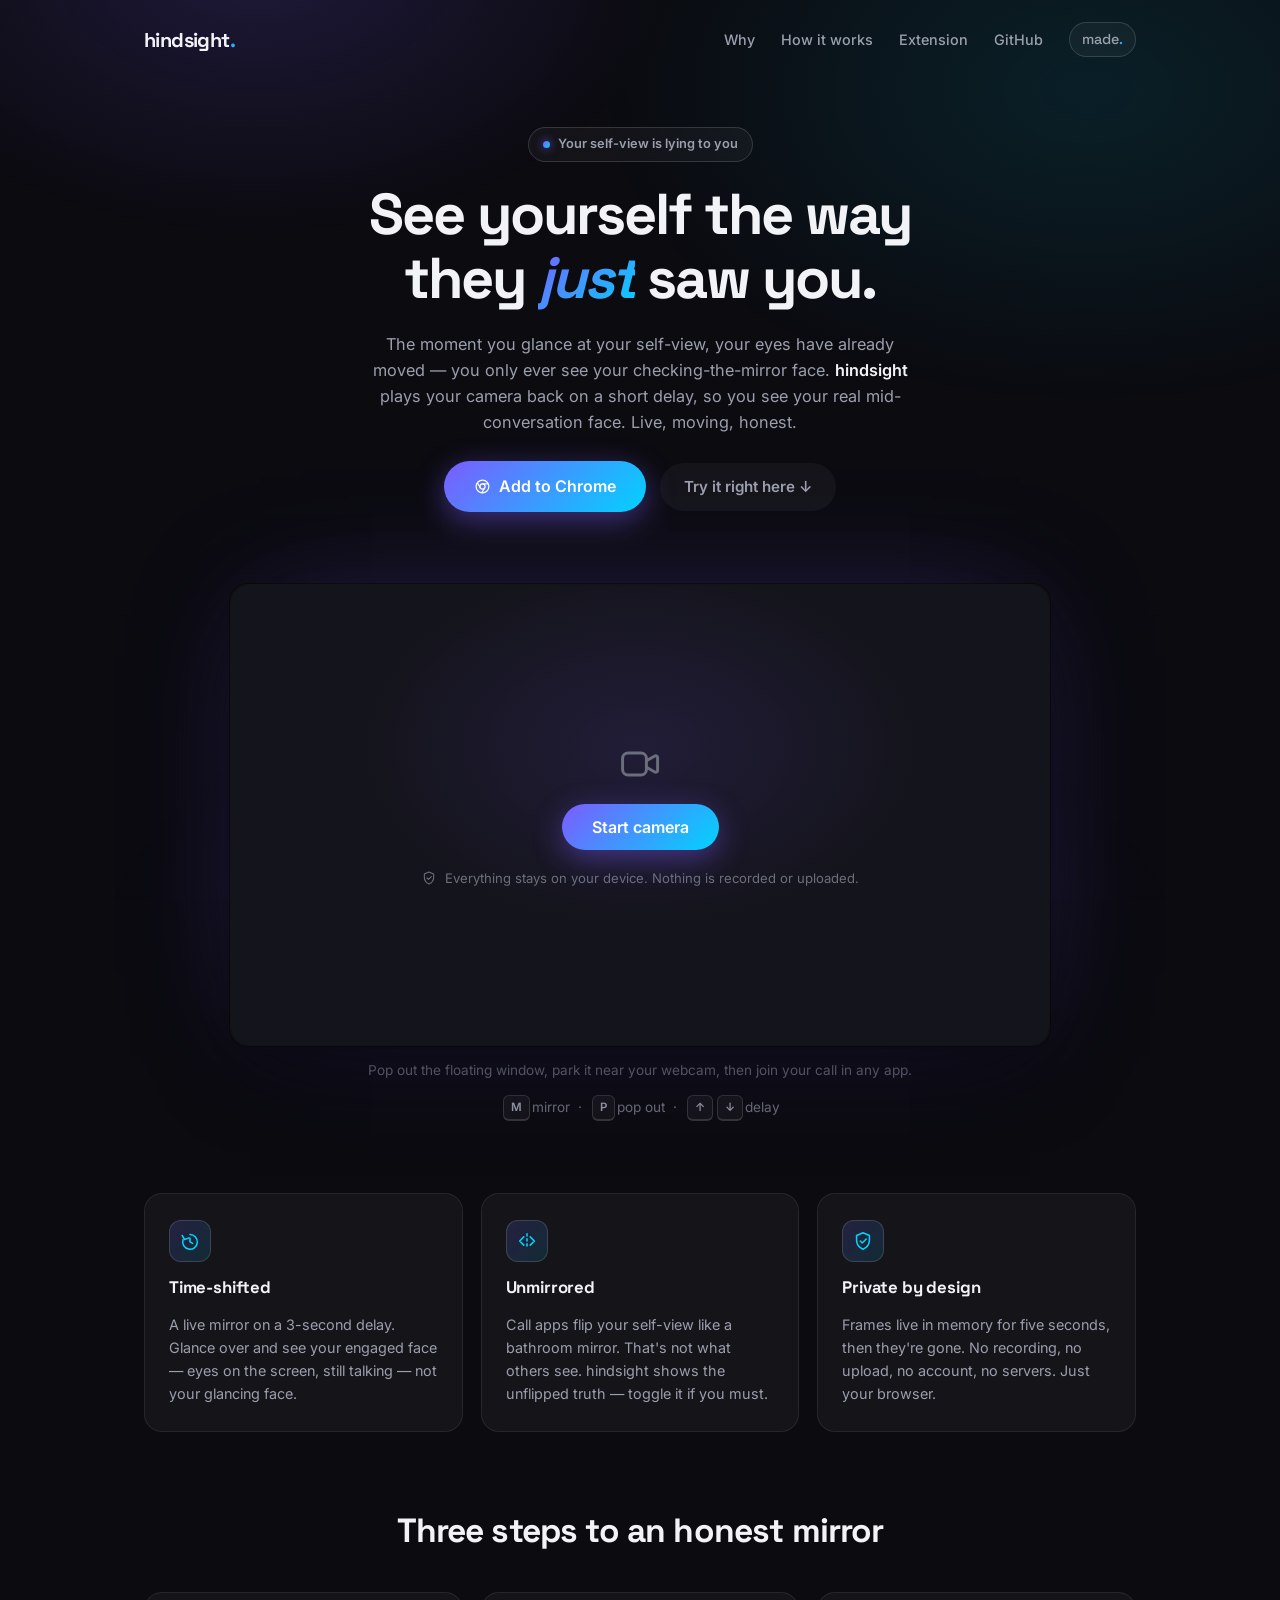
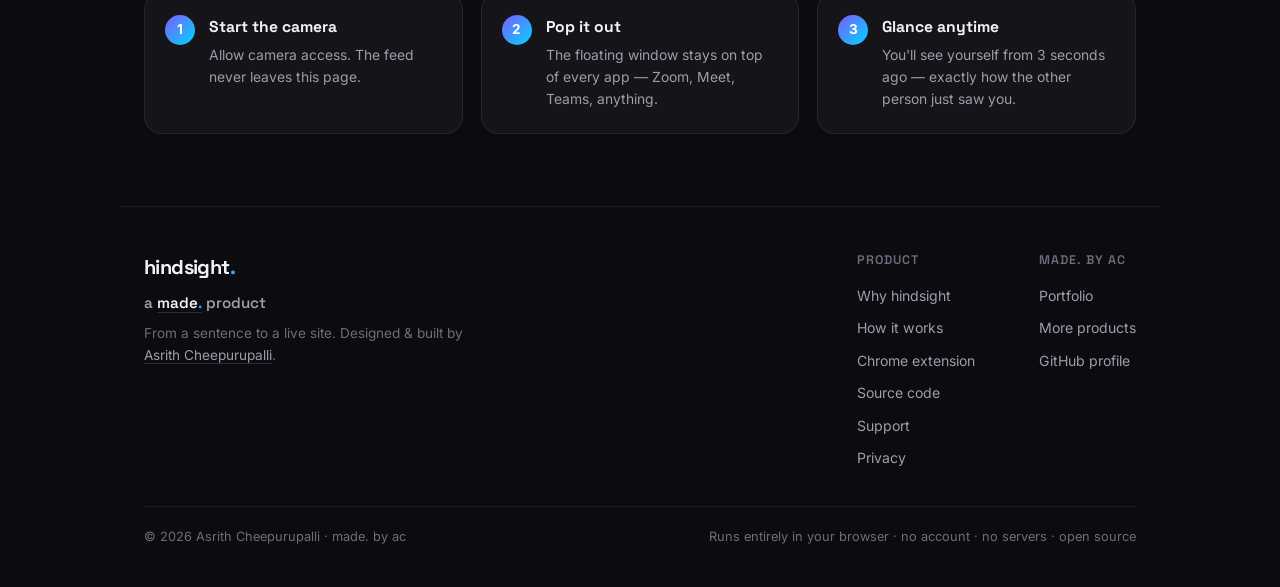
<file: index.html>
<!DOCTYPE html>
<html lang="en">
<head>
  <meta charset="UTF-8" />
  <meta name="viewport" content="width=device-width, initial-scale=1.0" />

  <!-- Primary SEO -->
  <title>hindsight. — See yourself the way they just saw you</title>
  <meta name="description" content="A time-shifted live mirror for video calls. Glance at yourself as you were 3 seconds ago — eyes on the screen, mid-conversation — exactly how the other person saw you. Free, private, runs in your browser." />
  <meta name="author" content="Asrith Cheepurupalli" />
  <meta name="keywords" content="video call self view, delayed mirror, how do I look on video calls, unmirrored camera, zoom self view, webcam mirror, picture in picture camera" />
  <meta name="robots" content="index, follow" />
  <meta name="theme-color" content="#0b0b10" />
  <!-- Update the canonical + og:url/og:image origins when this moves to a custom domain -->
  <link rel="canonical" href="https://hindsight.made-by-ac.com/" />

  <!-- Open Graph -->
  <meta property="og:type" content="website" />
  <meta property="og:site_name" content="made. by ac" />
  <meta property="og:url" content="https://hindsight.made-by-ac.com/" />
  <meta property="og:title" content="hindsight. — See yourself the way they just saw you" />
  <meta property="og:description" content="A time-shifted live mirror for video calls. See your real mid-conversation face, not your checking-the-mirror face. Free, private, in your browser." />
  <meta property="og:image" content="https://hindsight.made-by-ac.com/og-image.png" />
  <meta property="og:image:width" content="1200" />
  <meta property="og:image:height" content="630" />

  <!-- Twitter -->
  <meta name="twitter:card" content="summary_large_image" />
  <meta name="twitter:title" content="hindsight. — See yourself the way they just saw you" />
  <meta name="twitter:description" content="A time-shifted live mirror for video calls. See your real mid-conversation face, not your checking-the-mirror face." />
  <meta name="twitter:image" content="https://hindsight.made-by-ac.com/og-image.png" />

  <!-- Icons & manifest -->
  <link rel="icon" href="data:image/svg+xml,%3Csvg xmlns='http://www.w3.org/2000/svg' viewBox='0 0 32 32'%3E%3Cdefs%3E%3ClinearGradient id='g' x1='0' y1='0' x2='1' y2='1'%3E%3Cstop offset='0' stop-color='%237c5cff'/%3E%3Cstop offset='1' stop-color='%2300d4ff'/%3E%3C/linearGradient%3E%3C/defs%3E%3Crect width='32' height='32' rx='8' fill='%230b0b10'/%3E%3Cpath d='M16 7a9 9 0 1 1-8.6 6.3' fill='none' stroke='url(%23g)' stroke-width='3' stroke-linecap='round'/%3E%3Cpath d='M4.5 8.5l3 5 5.5-2' fill='none' stroke='url(%23g)' stroke-width='3' stroke-linecap='round' stroke-linejoin='round'/%3E%3C/svg%3E" />
  <link rel="apple-touch-icon" href="icon-192.png" />
  <link rel="manifest" href="site.webmanifest" />

  <!-- Fonts -->
  <link rel="preconnect" href="https://fonts.googleapis.com" />
  <link rel="preconnect" href="https://fonts.gstatic.com" crossorigin />
  <link href="https://fonts.googleapis.com/css2?family=Inter:wght@400;500;600;700&family=Space+Grotesk:wght@500;600;700&display=swap" rel="stylesheet" />

  <link rel="stylesheet" href="style.css" />

  <!-- Structured data -->
  <script type="application/ld+json">
  {
    "@context": "https://schema.org",
    "@type": "WebApplication",
    "name": "hindsight.",
    "url": "https://hindsight.made-by-ac.com/",
    "description": "A time-shifted live mirror for video calls. See yourself the way the other person just saw you — your real mid-conversation face, live and unmirrored.",
    "applicationCategory": "UtilitiesApplication",
    "operatingSystem": "Any",
    "browserRequirements": "Requires a modern browser with camera access",
    "offers": { "@type": "Offer", "price": "0", "priceCurrency": "USD" },
    "installUrl": "https://chromewebstore.google.com/detail/ailjigbgfbeeinnpkffejnamifidahlf",
    "author": {
      "@type": "Person",
      "name": "Asrith Cheepurupalli",
      "url": "https://made-by-ac.com"
    },
    "publisher": {
      "@type": "Organization",
      "name": "made. by ac",
      "url": "https://made-by-ac.com"
    }
  }
  </script>
</head>
<body>
  <div class="bg-glow" aria-hidden="true"></div>

  <nav class="nav">
    <div class="wordmark">hindsight<span class="accent">.</span></div>
    <div class="nav-links">
      <a href="#why">Why</a>
      <a href="#how">How it works</a>
      <a href="https://chromewebstore.google.com/detail/ailjigbgfbeeinnpkffejnamifidahlf" target="_blank" rel="noopener">Extension</a>
      <a href="https://github.com/asrithcheepurupalli/hindsight." target="_blank" rel="noopener">GitHub</a>
      <a href="https://made-by-ac.com" target="_blank" rel="noopener" class="nav-made">made<span class="accent">.</span></a>
    </div>
  </nav>

  <main class="app">
    <header class="hero">
      <div class="pill">
        <span class="pill-dot" aria-hidden="true"></span>
        Your self-view is lying to you
      </div>
      <h1>See yourself the way<br />they <em>just</em> saw you.</h1>
      <p class="sub">
        The moment you glance at your self-view, your eyes have already moved —
        you only ever see your checking-the-mirror face. <strong>hindsight</strong> plays
        your camera back on a short delay, so you see your real mid-conversation
        face. Live, moving, honest.
      </p>
      <div class="hero-cta">
        <a class="btn btn-primary" href="https://chromewebstore.google.com/detail/ailjigbgfbeeinnpkffejnamifidahlf" target="_blank" rel="noopener">
          <svg viewBox="0 0 24 24" fill="none" aria-hidden="true"><circle cx="12" cy="12" r="9" stroke="currentColor" stroke-width="1.7"/><circle cx="12" cy="12" r="3.6" stroke="currentColor" stroke-width="1.7"/><path d="M12 8.4h8M8.9 13.9L4.9 7M15 13.9l-4 6.9" stroke="currentColor" stroke-width="1.7" stroke-linecap="round"/></svg>
          Add to Chrome
          <span class="btn-glint" aria-hidden="true"></span>
        </a>
        <a class="btn btn-ghost" href="#try">Try it right here ↓</a>
      </div>
    </header>

    <section class="stage" id="try">
      <div class="canvas-wrap" id="canvasWrap">
        <canvas id="view"></canvas>

        <div class="placeholder" id="placeholder">
          <svg class="cam-icon" viewBox="0 0 24 24" fill="none" aria-hidden="true">
            <rect x="2.5" y="6" width="13" height="12" rx="3" stroke="currentColor" stroke-width="1.6"/>
            <path d="M15.5 10.2l4.6-2.6a1 1 0 0 1 1.5.87v7.06a1 1 0 0 1-1.5.87l-4.6-2.6" stroke="currentColor" stroke-width="1.6" stroke-linejoin="round"/>
          </svg>
          <button class="btn btn-primary" id="startBtn">
            Start camera
            <span class="btn-glint" aria-hidden="true"></span>
          </button>
          <p class="privacy-note">
            <svg viewBox="0 0 24 24" fill="none" aria-hidden="true"><path d="M12 3l7 3v5c0 4.6-3 8.4-7 10-4-1.6-7-5.4-7-10V6l7-3z" stroke="currentColor" stroke-width="1.6" stroke-linejoin="round"/><path d="M9 12l2.2 2.2L15.5 9.8" stroke="currentColor" stroke-width="1.6" stroke-linecap="round" stroke-linejoin="round"/></svg>
            Everything stays on your device. Nothing is recorded or uploaded.
          </p>
        </div>

        <div class="controlbar hidden" id="controls">
          <div class="seg" role="group" aria-label="Delay">
            <button class="seg-btn" data-delay="0">Live</button>
            <button class="seg-btn" data-delay="1">1s</button>
            <button class="seg-btn" data-delay="2">2s</button>
            <button class="seg-btn active" data-delay="3">3s</button>
            <button class="seg-btn" data-delay="5">5s</button>
          </div>

          <div class="divider" aria-hidden="true"></div>

          <label class="switch" title="Off = unmirrored, how others actually see you (M)">
            <input type="checkbox" id="mirrorToggle" />
            <span class="track"><span class="thumb"></span></span>
            <span class="switch-label">Mirror</span>
          </label>

          <div class="divider" aria-hidden="true"></div>

          <button class="btn btn-bar hidden" id="camBtn" title="Switch camera">
            <svg viewBox="0 0 24 24" fill="none" aria-hidden="true"><path d="M20 8.5a8 8 0 0 0-14.9 1M4 15.5a8 8 0 0 0 14.9-1" stroke="currentColor" stroke-width="1.7" stroke-linecap="round"/><path d="M3.5 5.5v4h4M20.5 18.5v-4h-4" stroke="currentColor" stroke-width="1.7" stroke-linecap="round" stroke-linejoin="round"/></svg>
            <span class="btn-bar-label">Camera</span>
          </button>

          <button class="btn btn-bar" id="pipBtn" title="Pop out a floating window you can keep over your call app (P)">
            <svg viewBox="0 0 24 24" fill="none" aria-hidden="true"><rect x="3" y="5" width="18" height="14" rx="2.5" stroke="currentColor" stroke-width="1.6"/><rect x="11.5" y="11.5" width="7" height="5" rx="1.2" fill="currentColor"/></svg>
            <span class="btn-label">Pop out</span>
          </button>

          <button class="btn btn-bar btn-stop" id="stopBtn" title="Stop camera">
            <svg viewBox="0 0 24 24" fill="none" aria-hidden="true"><rect x="7" y="7" width="10" height="10" rx="2" fill="currentColor"/></svg>
            <span class="btn-label">Stop</span>
          </button>
        </div>
      </div>
      <p class="stage-hint">
        Pop out the floating window, park it near your webcam, then join your call in any app.
      </p>
      <p class="stage-hint keys">
        <kbd>M</kbd> mirror&nbsp;&nbsp;·&nbsp;&nbsp;<kbd>P</kbd> pop out&nbsp;&nbsp;·&nbsp;&nbsp;<kbd>↑</kbd><kbd>↓</kbd> delay
      </p>
    </section>

    <section class="features" id="why">
      <div class="card">
        <div class="card-icon">
          <svg viewBox="0 0 24 24" fill="none" aria-hidden="true"><path d="M12 5a8 8 0 1 1-7.6 5.6" stroke="currentColor" stroke-width="1.7" stroke-linecap="round"/><path d="M3.5 6l2.6 4.4 4.9-1.8" stroke="currentColor" stroke-width="1.7" stroke-linecap="round" stroke-linejoin="round"/><path d="M12 9v4l2.8 1.6" stroke="currentColor" stroke-width="1.7" stroke-linecap="round" stroke-linejoin="round"/></svg>
        </div>
        <h3>Time-shifted</h3>
        <p>A live mirror on a 3-second delay. Glance over and see your engaged face — eyes on the screen, still talking — not your glancing face.</p>
      </div>
      <div class="card">
        <div class="card-icon">
          <svg viewBox="0 0 24 24" fill="none" aria-hidden="true"><path d="M12 4v16" stroke="currentColor" stroke-width="1.7" stroke-linecap="round" stroke-dasharray="2.5 3"/><path d="M8.5 7.5L4 12l4.5 4.5M15.5 7.5L20 12l-4.5 4.5" stroke="currentColor" stroke-width="1.7" stroke-linecap="round" stroke-linejoin="round"/></svg>
        </div>
        <h3>Unmirrored</h3>
        <p>Call apps flip your self-view like a bathroom mirror. That's not what others see. hindsight shows the unflipped truth — toggle it if you must.</p>
      </div>
      <div class="card">
        <div class="card-icon">
          <svg viewBox="0 0 24 24" fill="none" aria-hidden="true"><path d="M12 3l7 3v5c0 4.6-3 8.4-7 10-4-1.6-7-5.4-7-10V6l7-3z" stroke="currentColor" stroke-width="1.7" stroke-linejoin="round"/><path d="M9 12l2.2 2.2L15.5 9.8" stroke="currentColor" stroke-width="1.7" stroke-linecap="round" stroke-linejoin="round"/></svg>
        </div>
        <h3>Private by design</h3>
        <p>Frames live in memory for five seconds, then they're gone. No recording, no upload, no account, no servers. Just your browser.</p>
      </div>
    </section>

    <section class="how" id="how">
      <h2>Three steps to an honest mirror</h2>
      <ol class="steps">
        <li>
          <span class="step-num">1</span>
          <div><h4>Start the camera</h4><p>Allow camera access. The feed never leaves this page.</p></div>
        </li>
        <li>
          <span class="step-num">2</span>
          <div><h4>Pop it out</h4><p>The floating window stays on top of every app — Zoom, Meet, Teams, anything.</p></div>
        </li>
        <li>
          <span class="step-num">3</span>
          <div><h4>Glance anytime</h4><p>You'll see yourself from 3 seconds ago — exactly how the other person just saw you.</p></div>
        </li>
      </ol>
    </section>
  </main>

  <footer class="footer">
    <div class="footer-top">
      <div class="footer-brand">
        <div class="wordmark">hindsight<span class="accent">.</span></div>
        <p class="made-lockup">
          a <a href="https://made-by-ac.com" target="_blank" rel="noopener">made<span class="accent">.</span></a> product
        </p>
        <p class="footer-bio">
          From a sentence to a live site. Designed &amp; built by
          <a href="https://made-by-ac.com" target="_blank" rel="noopener">Asrith Cheepurupalli</a>.
        </p>
      </div>
      <div class="footer-cols">
        <div class="footer-col">
          <h5>Product</h5>
          <a href="#why">Why hindsight</a>
          <a href="#how">How it works</a>
          <a href="https://chromewebstore.google.com/detail/ailjigbgfbeeinnpkffejnamifidahlf" target="_blank" rel="noopener">Chrome extension</a>
          <a href="https://github.com/asrithcheepurupalli/hindsight." target="_blank" rel="noopener">Source code</a>
          <a href="support/">Support</a>
          <a href="privacy/">Privacy</a>
        </div>
        <div class="footer-col">
          <h5>made. by ac</h5>
          <a href="https://made-by-ac.com" target="_blank" rel="noopener">Portfolio</a>
          <a href="https://made-by-ac.com" target="_blank" rel="noopener">More products</a>
          <a href="https://github.com/asrithcheepurupalli" target="_blank" rel="noopener">GitHub profile</a>
        </div>
      </div>
    </div>
    <div class="footer-base">
      <p>© 2026 Asrith Cheepurupalli · made. by ac</p>
      <p>Runs entirely in your browser · no account · no servers · open source</p>
    </div>
  </footer>

  <div class="toast" id="toast" role="status" aria-live="polite"></div>

  <script src="app.js"></script>
</body>
</html>
</file>
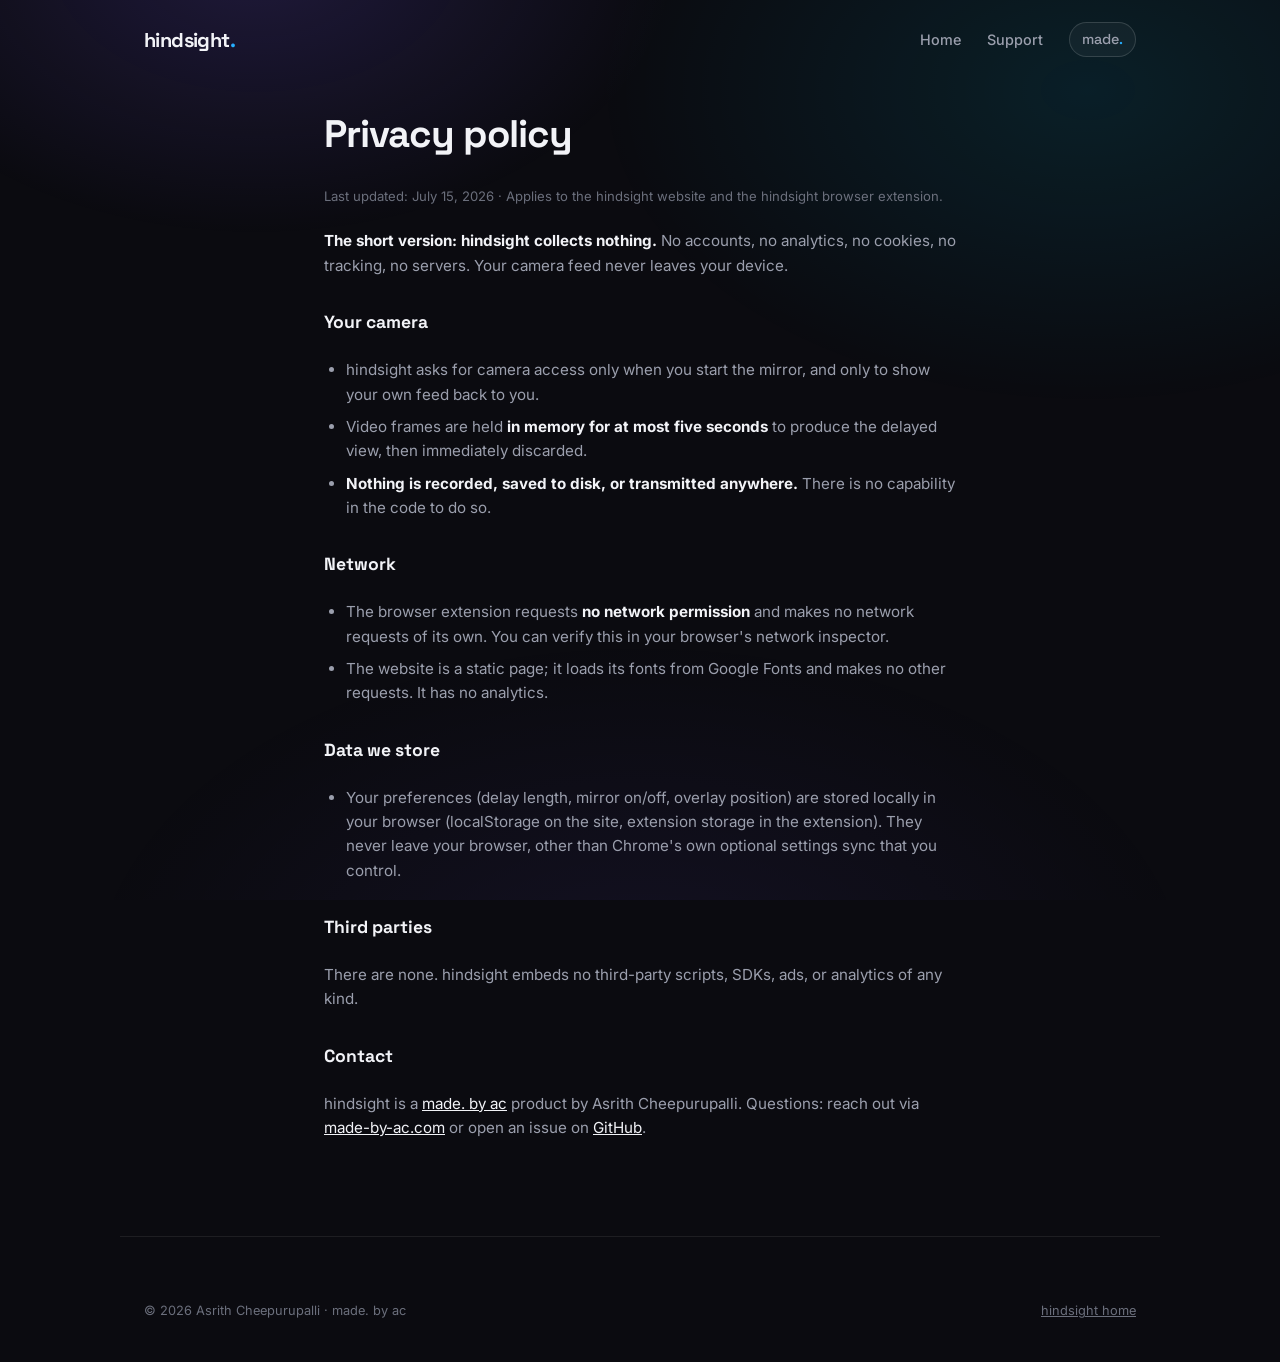
<file: privacy/index.html>
<!DOCTYPE html>
<html lang="en">
<head>
  <meta charset="UTF-8" />
  <meta name="viewport" content="width=device-width, initial-scale=1.0" />
  <title>Privacy — hindsight.</title>
  <meta name="description" content="hindsight privacy policy. Everything runs on your device. No data collected, nothing recorded, nothing uploaded." />
  <meta name="robots" content="index, follow" />
  <meta name="theme-color" content="#0b0b10" />
  <link rel="canonical" href="https://hindsight.made-by-ac.com/privacy" />
  <link rel="icon" href="data:image/svg+xml,%3Csvg xmlns='http://www.w3.org/2000/svg' viewBox='0 0 32 32'%3E%3Cdefs%3E%3ClinearGradient id='g' x1='0' y1='0' x2='1' y2='1'%3E%3Cstop offset='0' stop-color='%237c5cff'/%3E%3Cstop offset='1' stop-color='%2300d4ff'/%3E%3C/linearGradient%3E%3C/defs%3E%3Crect width='32' height='32' rx='8' fill='%230b0b10'/%3E%3Cpath d='M16 7a9 9 0 1 1-8.6 6.3' fill='none' stroke='url(%23g)' stroke-width='3' stroke-linecap='round'/%3E%3Cpath d='M4.5 8.5l3 5 5.5-2' fill='none' stroke='url(%23g)' stroke-width='3' stroke-linecap='round' stroke-linejoin='round'/%3E%3C/svg%3E" />
  <link rel="preconnect" href="https://fonts.googleapis.com" />
  <link rel="preconnect" href="https://fonts.gstatic.com" crossorigin />
  <link href="https://fonts.googleapis.com/css2?family=Inter:wght@400;500;600;700&family=Space+Grotesk:wght@500;600;700&display=swap" rel="stylesheet" />
  <link rel="stylesheet" href="../style.css" />
  <style>
    .legal { max-width: 680px; margin: 0 auto; padding: 24px; display: flex; flex-direction: column; gap: 22px; }
    .legal h1 { font-family: var(--font-display); font-size: clamp(1.8rem, 4vw, 2.4rem); letter-spacing: -0.03em; }
    .legal h2 { font-family: var(--font-display); font-size: 1.1rem; margin-top: 8px; }
    .legal p, .legal li { color: var(--text-dim); font-size: 0.95rem; }
    .legal ul { padding-left: 22px; display: flex; flex-direction: column; gap: 8px; }
    .legal strong { color: var(--text); }
    .legal .updated { color: var(--text-faint); font-size: 0.82rem; }
    .legal a { color: var(--text); }
  </style>
</head>
<body>
  <div class="bg-glow" aria-hidden="true"></div>

  <nav class="nav">
    <a href="../" style="text-decoration:none;color:inherit"><div class="wordmark">hindsight<span class="accent">.</span></div></a>
    <div class="nav-links">
      <a href="../">Home</a>
      <a href="../support/">Support</a>
      <a href="https://made-by-ac.com" target="_blank" rel="noopener" class="nav-made">made<span class="accent">.</span></a>
    </div>
  </nav>

  <main class="legal">
    <h1>Privacy policy</h1>
    <p class="updated">Last updated: July 15, 2026 · Applies to the hindsight website and the hindsight browser extension.</p>

    <p><strong>The short version: hindsight collects nothing.</strong> No accounts, no analytics, no cookies, no tracking, no servers. Your camera feed never leaves your device.</p>

    <h2>Your camera</h2>
    <ul>
      <li>hindsight asks for camera access only when you start the mirror, and only to show your own feed back to you.</li>
      <li>Video frames are held <strong>in memory for at most five seconds</strong> to produce the delayed view, then immediately discarded.</li>
      <li><strong>Nothing is recorded, saved to disk, or transmitted anywhere.</strong> There is no capability in the code to do so.</li>
    </ul>

    <h2>Network</h2>
    <ul>
      <li>The browser extension requests <strong>no network permission</strong> and makes no network requests of its own. You can verify this in your browser's network inspector.</li>
      <li>The website is a static page; it loads its fonts from Google Fonts and makes no other requests. It has no analytics.</li>
    </ul>

    <h2>Data we store</h2>
    <ul>
      <li>Your preferences (delay length, mirror on/off, overlay position) are stored locally in your browser (localStorage on the site, extension storage in the extension). They never leave your browser, other than Chrome's own optional settings sync that you control.</li>
    </ul>

    <h2>Third parties</h2>
    <p>There are none. hindsight embeds no third-party scripts, SDKs, ads, or analytics of any kind.</p>

    <h2>Contact</h2>
    <p>hindsight is a <a href="https://made-by-ac.com" target="_blank" rel="noopener">made. by ac</a> product by Asrith Cheepurupalli. Questions: reach out via <a href="https://made-by-ac.com" target="_blank" rel="noopener">made-by-ac.com</a> or open an issue on <a href="https://github.com/asrithcheepurupalli/hindsight." target="_blank" rel="noopener">GitHub</a>.</p>
  </main>

  <footer class="footer">
    <div class="footer-base" style="border:none;margin-top:0">
      <p>© 2026 Asrith Cheepurupalli · made. by ac</p>
      <p><a href="../" style="color:inherit">hindsight home</a></p>
    </div>
  </footer>
</body>
</html>
</file>
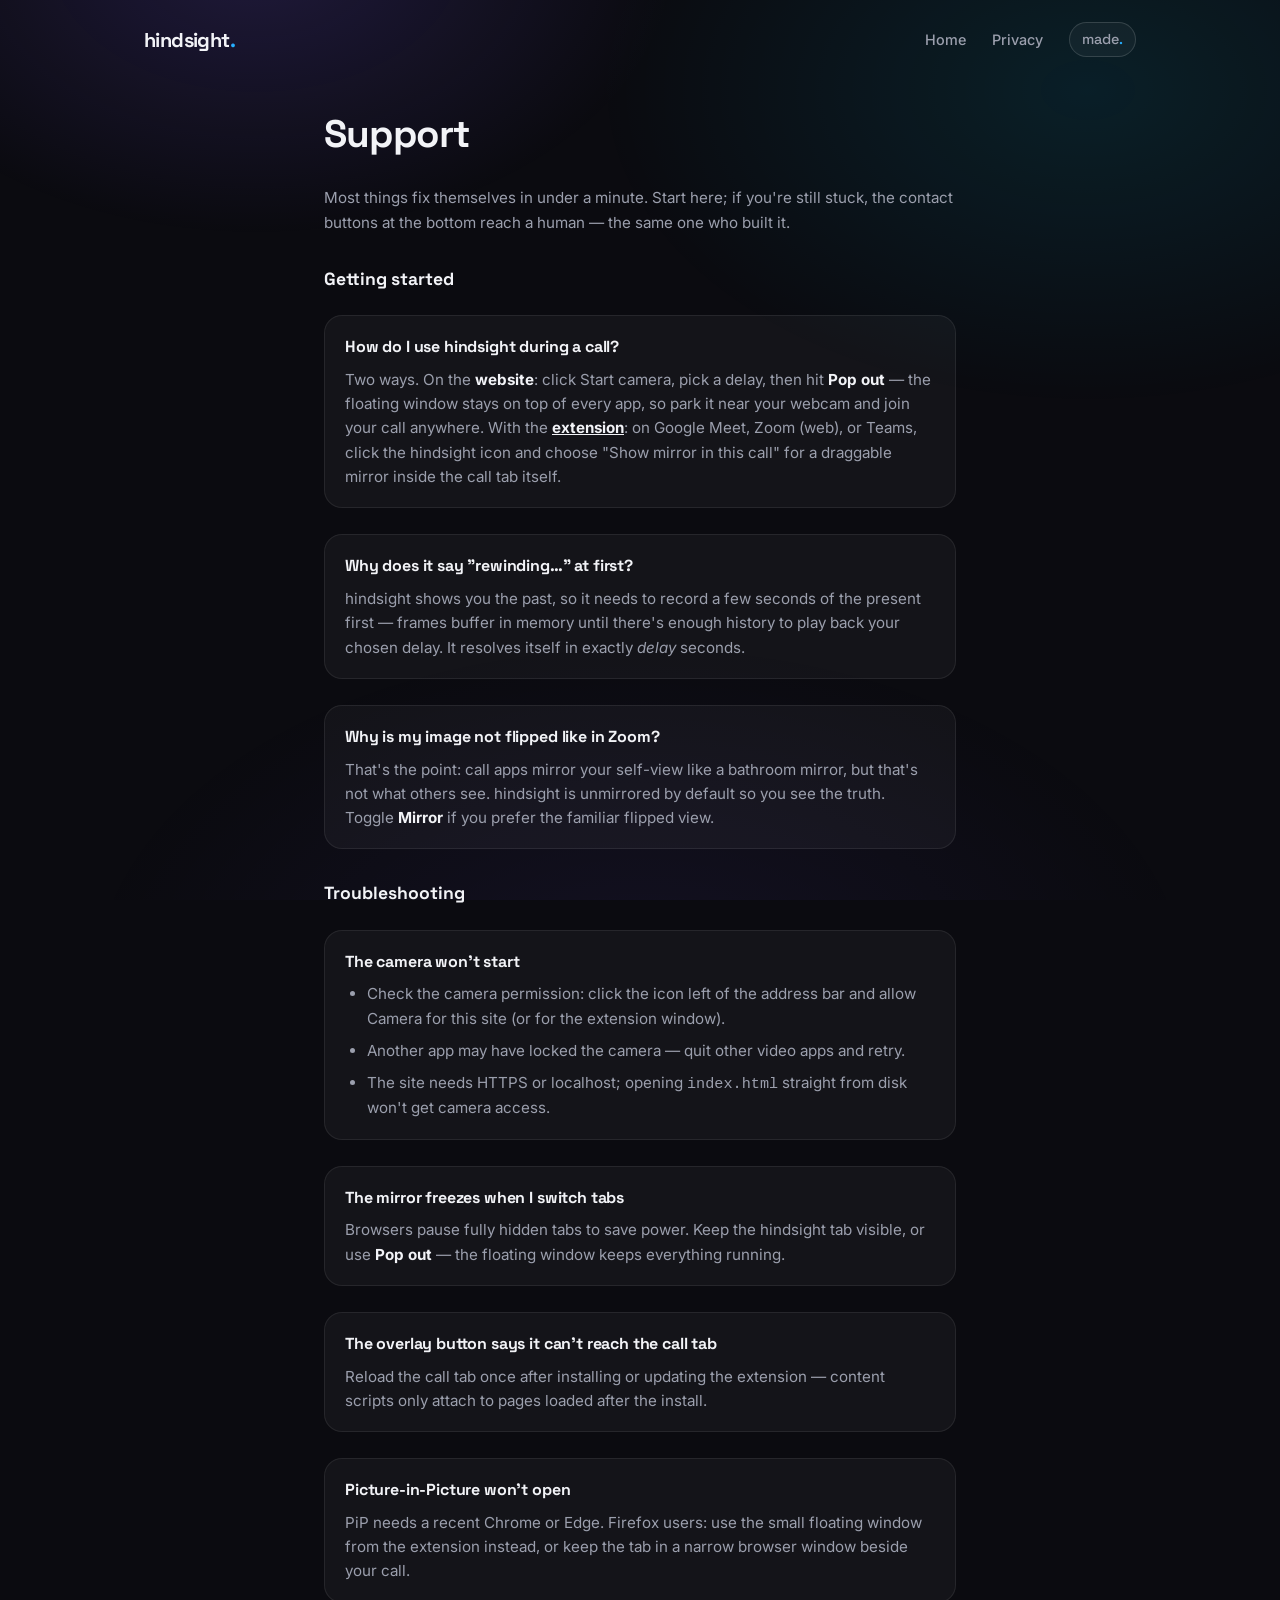
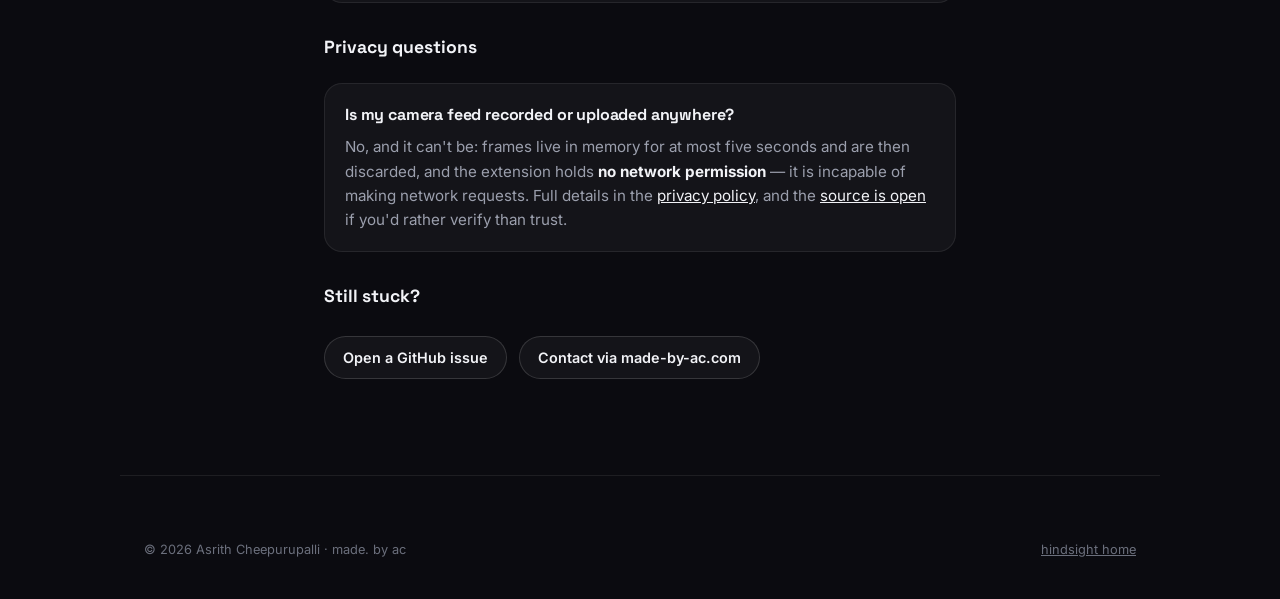
<file: support/index.html>
<!DOCTYPE html>
<html lang="en">
<head>
  <meta charset="UTF-8" />
  <meta name="viewport" content="width=device-width, initial-scale=1.0" />
  <title>Support — hindsight.</title>
  <meta name="description" content="hindsight support: setup help, troubleshooting for the delayed mirror, the browser extension, and how to reach us." />
  <meta name="robots" content="index, follow" />
  <meta name="theme-color" content="#0b0b10" />
  <link rel="canonical" href="https://hindsight.made-by-ac.com/support" />
  <link rel="icon" href="data:image/svg+xml,%3Csvg xmlns='http://www.w3.org/2000/svg' viewBox='0 0 32 32'%3E%3Cdefs%3E%3ClinearGradient id='g' x1='0' y1='0' x2='1' y2='1'%3E%3Cstop offset='0' stop-color='%237c5cff'/%3E%3Cstop offset='1' stop-color='%2300d4ff'/%3E%3C/linearGradient%3E%3C/defs%3E%3Crect width='32' height='32' rx='8' fill='%230b0b10'/%3E%3Cpath d='M16 7a9 9 0 1 1-8.6 6.3' fill='none' stroke='url(%23g)' stroke-width='3' stroke-linecap='round'/%3E%3Cpath d='M4.5 8.5l3 5 5.5-2' fill='none' stroke='url(%23g)' stroke-width='3' stroke-linecap='round' stroke-linejoin='round'/%3E%3C/svg%3E" />
  <link rel="preconnect" href="https://fonts.googleapis.com" />
  <link rel="preconnect" href="https://fonts.gstatic.com" crossorigin />
  <link href="https://fonts.googleapis.com/css2?family=Inter:wght@400;500;600;700&family=Space+Grotesk:wght@500;600;700&display=swap" rel="stylesheet" />
  <link rel="stylesheet" href="../style.css" />
  <style>
    .legal { max-width: 680px; margin: 0 auto; padding: 24px; display: flex; flex-direction: column; gap: 22px; }
    .legal h1 { font-family: var(--font-display); font-size: clamp(1.8rem, 4vw, 2.4rem); letter-spacing: -0.03em; }
    .legal h2 { font-family: var(--font-display); font-size: 1.1rem; margin-top: 8px; }
    .legal p, .legal li { color: var(--text-dim); font-size: 0.95rem; }
    .legal ul { padding-left: 22px; display: flex; flex-direction: column; gap: 8px; }
    .legal strong { color: var(--text); }
    .legal a { color: var(--text); }
    .faq { background: var(--surface); border: 1px solid var(--border); border-radius: var(--radius); padding: 18px 20px; }
    .faq h3 { font-family: var(--font-display); font-size: 1rem; margin-bottom: 8px; letter-spacing: -0.01em; }
    .faq + .faq { margin-top: 4px; }
    .contact { display: flex; gap: 12px; flex-wrap: wrap; margin-top: 4px; }
    .contact a {
      display: inline-flex; align-items: center; gap: 8px;
      border: 1px solid var(--border-strong); background: var(--surface);
      border-radius: 999px; padding: 9px 18px; text-decoration: none;
      font-size: 0.9rem; font-weight: 600; color: var(--text);
      transition: border-color 0.15s, transform 0.15s;
    }
    .contact a:hover { border-color: var(--accent-1); transform: translateY(-1px); }
  </style>
</head>
<body>
  <div class="bg-glow" aria-hidden="true"></div>

  <nav class="nav">
    <a href="../" style="text-decoration:none;color:inherit"><div class="wordmark">hindsight<span class="accent">.</span></div></a>
    <div class="nav-links">
      <a href="../">Home</a>
      <a href="../privacy/">Privacy</a>
      <a href="https://made-by-ac.com" target="_blank" rel="noopener" class="nav-made">made<span class="accent">.</span></a>
    </div>
  </nav>

  <main class="legal">
    <h1>Support</h1>
    <p>Most things fix themselves in under a minute. Start here; if you're still stuck, the contact buttons at the bottom reach a human — the same one who built it.</p>

    <h2>Getting started</h2>
    <div class="faq">
      <h3>How do I use hindsight during a call?</h3>
      <p>Two ways. On the <strong>website</strong>: click Start camera, pick a delay, then hit <strong>Pop out</strong> — the floating window stays on top of every app, so park it near your webcam and join your call anywhere. With the <a href="https://chromewebstore.google.com/detail/ailjigbgfbeeinnpkffejnamifidahlf" target="_blank" rel="noopener"><strong>extension</strong></a>: on Google Meet, Zoom (web), or Teams, click the hindsight icon and choose "Show mirror in this call" for a draggable mirror inside the call tab itself.</p>
    </div>
    <div class="faq">
      <h3>Why does it say "rewinding…" at first?</h3>
      <p>hindsight shows you the past, so it needs to record a few seconds of the present first — frames buffer in memory until there's enough history to play back your chosen delay. It resolves itself in exactly <em>delay</em> seconds.</p>
    </div>
    <div class="faq">
      <h3>Why is my image not flipped like in Zoom?</h3>
      <p>That's the point: call apps mirror your self-view like a bathroom mirror, but that's not what others see. hindsight is unmirrored by default so you see the truth. Toggle <strong>Mirror</strong> if you prefer the familiar flipped view.</p>
    </div>

    <h2>Troubleshooting</h2>
    <div class="faq">
      <h3>The camera won't start</h3>
      <ul>
        <li>Check the camera permission: click the icon left of the address bar and allow Camera for this site (or for the extension window).</li>
        <li>Another app may have locked the camera — quit other video apps and retry.</li>
        <li>The site needs HTTPS or localhost; opening <code>index.html</code> straight from disk won't get camera access.</li>
      </ul>
    </div>
    <div class="faq">
      <h3>The mirror freezes when I switch tabs</h3>
      <p>Browsers pause fully hidden tabs to save power. Keep the hindsight tab visible, or use <strong>Pop out</strong> — the floating window keeps everything running.</p>
    </div>
    <div class="faq">
      <h3>The overlay button says it can't reach the call tab</h3>
      <p>Reload the call tab once after installing or updating the extension — content scripts only attach to pages loaded after the install.</p>
    </div>
    <div class="faq">
      <h3>Picture-in-Picture won't open</h3>
      <p>PiP needs a recent Chrome or Edge. Firefox users: use the small floating window from the extension instead, or keep the tab in a narrow browser window beside your call.</p>
    </div>

    <h2>Privacy questions</h2>
    <div class="faq">
      <h3>Is my camera feed recorded or uploaded anywhere?</h3>
      <p>No, and it can't be: frames live in memory for at most five seconds and are then discarded, and the extension holds <strong>no network permission</strong> — it is incapable of making network requests. Full details in the <a href="../privacy/">privacy policy</a>, and the <a href="https://github.com/asrithcheepurupalli/hindsight." target="_blank" rel="noopener">source is open</a> if you'd rather verify than trust.</p>
    </div>

    <h2>Still stuck?</h2>
    <div class="contact">
      <a href="https://github.com/asrithcheepurupalli/hindsight./issues" target="_blank" rel="noopener">Open a GitHub issue</a>
      <a href="https://made-by-ac.com" target="_blank" rel="noopener">Contact via made-by-ac.com</a>
    </div>
  </main>

  <footer class="footer">
    <div class="footer-base" style="border:none;margin-top:0">
      <p>© 2026 Asrith Cheepurupalli · made. by ac</p>
      <p><a href="../" style="color:inherit">hindsight home</a></p>
    </div>
  </footer>
</body>
</html>
</file>
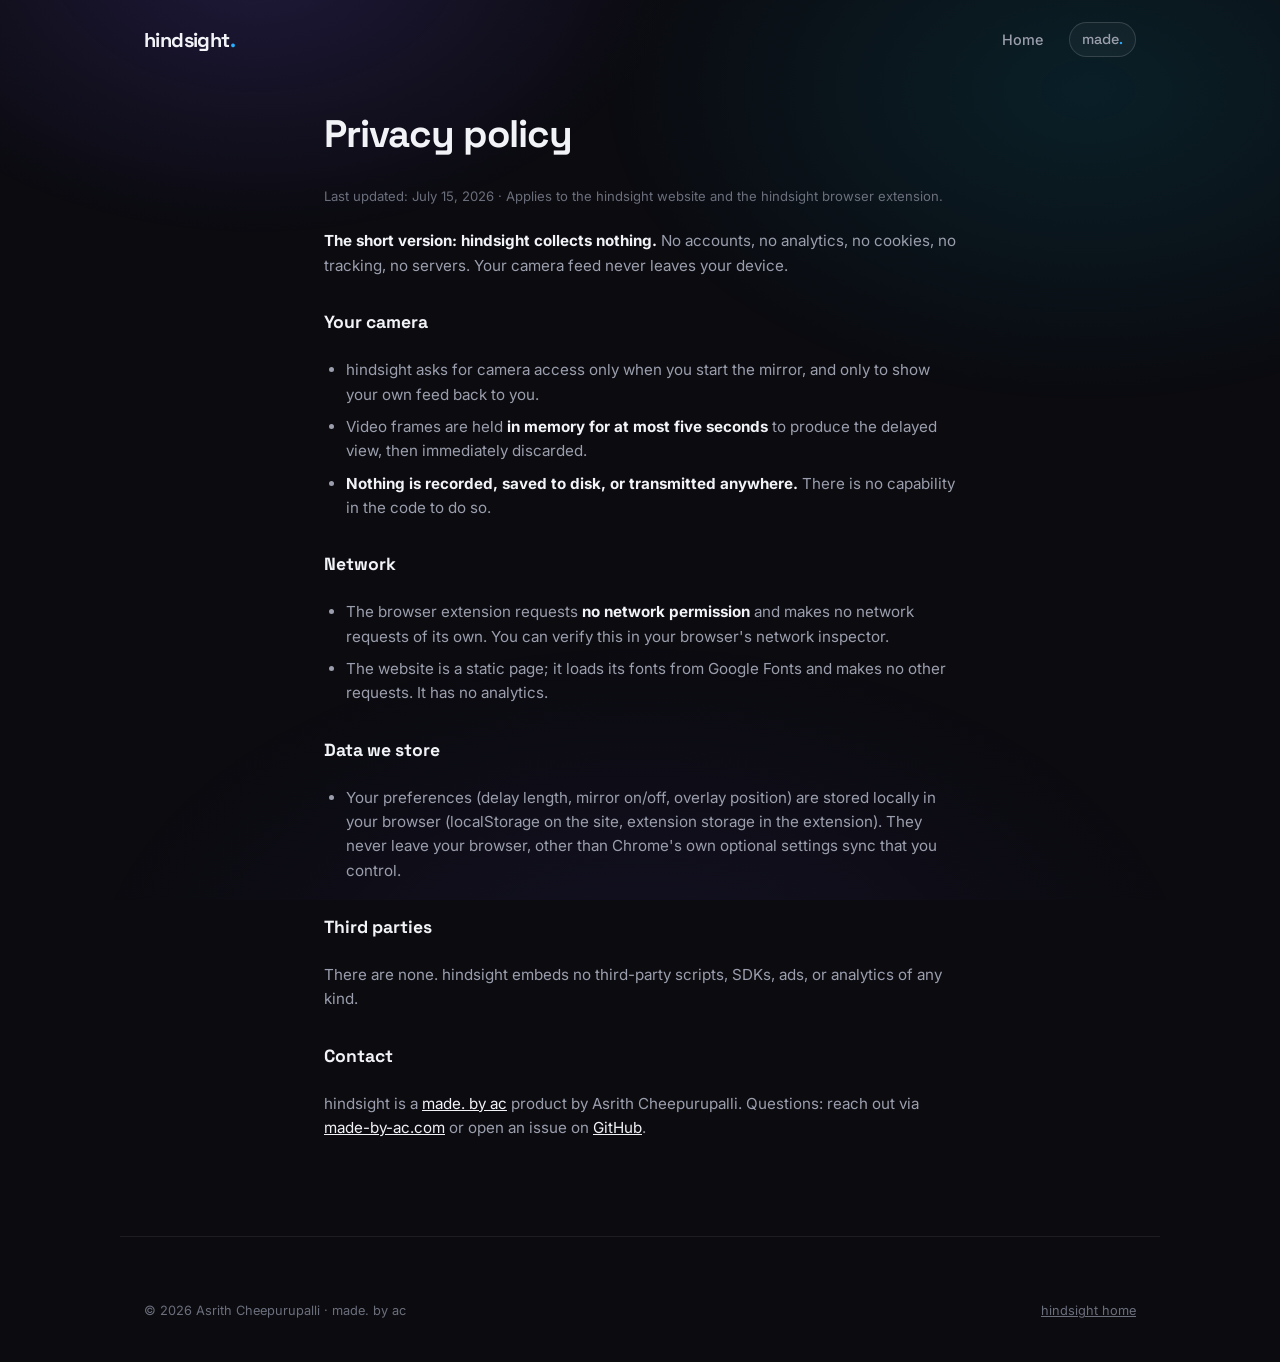
<file: privacy.html>
<!DOCTYPE html>
<html lang="en">
<head>
  <meta charset="UTF-8" />
  <meta name="viewport" content="width=device-width, initial-scale=1.0" />
  <title>Privacy — hindsight.</title>
  <meta name="description" content="hindsight privacy policy. Everything runs on your device. No data collected, nothing recorded, nothing uploaded." />
  <meta name="robots" content="index, follow" />
  <meta name="theme-color" content="#0b0b10" />
  <link rel="canonical" href="https://asrithcheepurupalli.github.io/hindsight./privacy.html" />
  <link rel="icon" href="data:image/svg+xml,%3Csvg xmlns='http://www.w3.org/2000/svg' viewBox='0 0 32 32'%3E%3Cdefs%3E%3ClinearGradient id='g' x1='0' y1='0' x2='1' y2='1'%3E%3Cstop offset='0' stop-color='%237c5cff'/%3E%3Cstop offset='1' stop-color='%2300d4ff'/%3E%3C/linearGradient%3E%3C/defs%3E%3Crect width='32' height='32' rx='8' fill='%230b0b10'/%3E%3Cpath d='M16 7a9 9 0 1 1-8.6 6.3' fill='none' stroke='url(%23g)' stroke-width='3' stroke-linecap='round'/%3E%3Cpath d='M4.5 8.5l3 5 5.5-2' fill='none' stroke='url(%23g)' stroke-width='3' stroke-linecap='round' stroke-linejoin='round'/%3E%3C/svg%3E" />
  <link rel="preconnect" href="https://fonts.googleapis.com" />
  <link rel="preconnect" href="https://fonts.gstatic.com" crossorigin />
  <link href="https://fonts.googleapis.com/css2?family=Inter:wght@400;500;600;700&family=Space+Grotesk:wght@500;600;700&display=swap" rel="stylesheet" />
  <link rel="stylesheet" href="style.css" />
  <style>
    .legal { max-width: 680px; margin: 0 auto; padding: 24px; display: flex; flex-direction: column; gap: 22px; }
    .legal h1 { font-family: var(--font-display); font-size: clamp(1.8rem, 4vw, 2.4rem); letter-spacing: -0.03em; }
    .legal h2 { font-family: var(--font-display); font-size: 1.1rem; margin-top: 8px; }
    .legal p, .legal li { color: var(--text-dim); font-size: 0.95rem; }
    .legal ul { padding-left: 22px; display: flex; flex-direction: column; gap: 8px; }
    .legal strong { color: var(--text); }
    .legal .updated { color: var(--text-faint); font-size: 0.82rem; }
    .legal a { color: var(--text); }
  </style>
</head>
<body>
  <div class="bg-glow" aria-hidden="true"></div>

  <nav class="nav">
    <a href="./" style="text-decoration:none;color:inherit"><div class="wordmark">hindsight<span class="accent">.</span></div></a>
    <div class="nav-links">
      <a href="./">Home</a>
      <a href="https://made-by-ac.com" target="_blank" rel="noopener" class="nav-made">made<span class="accent">.</span></a>
    </div>
  </nav>

  <main class="legal">
    <h1>Privacy policy</h1>
    <p class="updated">Last updated: July 15, 2026 · Applies to the hindsight website and the hindsight browser extension.</p>

    <p><strong>The short version: hindsight collects nothing.</strong> No accounts, no analytics, no cookies, no tracking, no servers. Your camera feed never leaves your device.</p>

    <h2>Your camera</h2>
    <ul>
      <li>hindsight asks for camera access only when you start the mirror, and only to show your own feed back to you.</li>
      <li>Video frames are held <strong>in memory for at most five seconds</strong> to produce the delayed view, then immediately discarded.</li>
      <li><strong>Nothing is recorded, saved to disk, or transmitted anywhere.</strong> There is no capability in the code to do so.</li>
    </ul>

    <h2>Network</h2>
    <ul>
      <li>The browser extension requests <strong>no network permission</strong> and makes no network requests of its own. You can verify this in your browser's network inspector.</li>
      <li>The website is a static page; it loads its fonts from Google Fonts and makes no other requests. It has no analytics.</li>
    </ul>

    <h2>Data we store</h2>
    <ul>
      <li>Your preferences (delay length, mirror on/off, overlay position) are stored locally in your browser (localStorage on the site, extension storage in the extension). They never leave your browser, other than Chrome's own optional settings sync that you control.</li>
    </ul>

    <h2>Third parties</h2>
    <p>There are none. hindsight embeds no third-party scripts, SDKs, ads, or analytics of any kind.</p>

    <h2>Contact</h2>
    <p>hindsight is a <a href="https://made-by-ac.com" target="_blank" rel="noopener">made. by ac</a> product by Asrith Cheepurupalli. Questions: reach out via <a href="https://made-by-ac.com" target="_blank" rel="noopener">made-by-ac.com</a> or open an issue on <a href="https://github.com/asrithcheepurupalli/hindsight." target="_blank" rel="noopener">GitHub</a>.</p>
  </main>

  <footer class="footer">
    <div class="footer-base" style="border:none;margin-top:0">
      <p>© 2026 Asrith Cheepurupalli · made. by ac</p>
      <p><a href="./" style="color:inherit">hindsight home</a></p>
    </div>
  </footer>
</body>
</html>
</file>
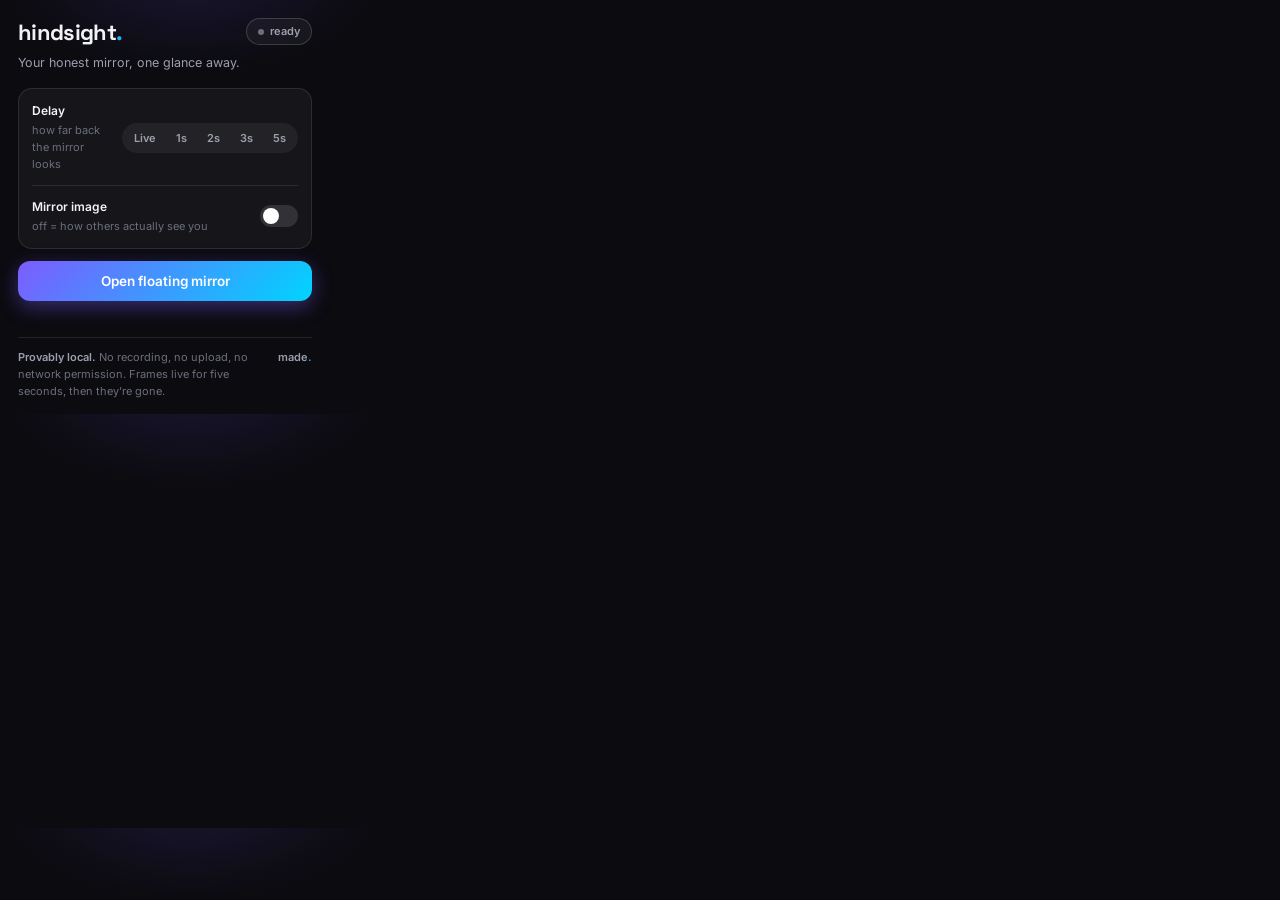
<file: extension/popup.html>
<!doctype html>
<html lang="en">
  <head>
    <meta charset="UTF-8" />
    <style>
      @font-face {
        font-family: "Space Grotesk";
        src: url("fonts/grotesk.woff2") format("woff2");
        font-weight: 300 700; font-display: swap;
      }
      @font-face {
        font-family: "Inter";
        src: url("fonts/inter.woff2") format("woff2");
        font-weight: 100 900; font-display: swap;
      }
      :root {
        --bg: #0b0b10; --card: rgba(255, 255, 255, 0.045); --line: rgba(255, 255, 255, 0.1);
        --line-strong: rgba(255, 255, 255, 0.16); --ink: #f2f3f7; --grey: #9b9fad; --faint: #6b6f7c;
        --a1: #7c5cff; --a2: #00d4ff; --grad: linear-gradient(135deg, #7c5cff, #00d4ff);
        --sans: "Inter", system-ui, -apple-system, sans-serif;
        --disp: "Space Grotesk", "Inter", system-ui, sans-serif;
      }
      * { box-sizing: border-box; }
      body {
        width: 330px; margin: 0; padding: 18px 18px 14px;
        background: var(--bg); color: var(--ink);
        font: 13px/1.55 var(--sans); -webkit-font-smoothing: antialiased;
        animation: pop-in 0.32s cubic-bezier(0.2, 0.8, 0.2, 1);
        background-image: radial-gradient(280px 160px at 15% -10%, rgba(124, 92, 255, 0.16), transparent 70%);
      }
      @keyframes pop-in { from { opacity: 0; transform: translateY(6px); } to { opacity: 1; transform: none; } }

      .head { display: flex; align-items: center; justify-content: space-between; gap: 10px; }
      .mark { font-family: var(--disp); font-weight: 700; font-size: 22px; letter-spacing: -0.03em; line-height: 1; }
      .mark .dot { background: var(--grad); -webkit-background-clip: text; background-clip: text; color: transparent; }

      .status {
        font-size: 11px; font-weight: 600; color: var(--grey);
        border: 1px solid var(--line-strong); background: var(--card);
        border-radius: 999px; padding: 4px 11px; white-space: nowrap;
        display: inline-flex; align-items: center; gap: 6px; transition: all 0.22s ease;
      }
      .status i { width: 6px; height: 6px; border-radius: 50%; background: var(--faint); }
      .status.oncall { color: #3ddc84; border-color: rgba(61, 220, 132, 0.4); background: rgba(61, 220, 132, 0.08); }
      .status.oncall i { background: #3ddc84; box-shadow: 0 0 7px rgba(61, 220, 132, 0.8); }
      .status.live { color: #8f7bff; border-color: rgba(124, 92, 255, 0.5); background: rgba(124, 92, 255, 0.1); }
      .status.live i { background: #8f7bff; box-shadow: 0 0 7px rgba(124, 92, 255, 0.9); }

      .sub { color: var(--grey); margin: 8px 0 16px; font-size: 12.5px; }

      .card {
        background: var(--card); border: 1px solid var(--line); border-radius: 14px;
        padding: 13px; margin-bottom: 12px;
      }
      .row { display: flex; align-items: center; justify-content: space-between; gap: 10px; }
      .row + .row { margin-top: 12px; padding-top: 12px; border-top: 1px solid var(--line); }
      .lab { font-weight: 600; font-size: 12px; }
      .lab .hint { display: block; font-weight: 400; color: var(--faint); font-size: 11px; margin-top: 1px; }

      .seg { display: flex; gap: 2px; background: rgba(255, 255, 255, 0.06); border-radius: 999px; padding: 3px; }
      .seg button {
        border: none; background: transparent; cursor: pointer; color: var(--grey);
        font: 600 11px var(--sans); padding: 5px 9px; border-radius: 999px;
        transition: color 0.15s, background 0.15s;
      }
      .seg button:hover { color: var(--ink); }
      .seg button.on { background: var(--grad); color: #fff; box-shadow: 0 2px 8px rgba(124, 92, 255, 0.5); }

      .switch { position: relative; width: 38px; height: 22px; cursor: pointer; flex-shrink: 0; }
      .switch input { position: absolute; opacity: 0; pointer-events: none; }
      .switch .track {
        position: absolute; inset: 0; border-radius: 999px;
        background: rgba(255, 255, 255, 0.12); transition: background 0.2s;
      }
      .switch .thumb {
        position: absolute; top: 3px; left: 3px; width: 16px; height: 16px; border-radius: 50%;
        background: #fff; transition: transform 0.2s cubic-bezier(0.4, 0, 0.2, 1);
      }
      .switch input:checked ~ .track { background: var(--grad); }
      .switch input:checked ~ .track .thumb { transform: translateX(16px); }

      .cta {
        width: 100%; border: none; border-radius: 12px; padding: 12px;
        background: var(--grad); color: #fff; font: 600 13.5px var(--sans);
        cursor: pointer; box-shadow: 0 6px 20px rgba(124, 92, 255, 0.4);
        transition: transform 0.12s ease, box-shadow 0.2s ease, filter 0.2s;
      }
      .cta:hover { transform: translateY(-1px); box-shadow: 0 9px 26px rgba(124, 92, 255, 0.55); }
      .cta:active { transform: scale(0.98); }
      .cta.off { background: rgba(255, 255, 255, 0.09); box-shadow: none; color: var(--ink); }
      .ctahint { color: var(--faint); font-size: 11px; text-align: center; margin: 8px 0 0; min-height: 14px; }

      .foot {
        color: var(--faint); font-size: 11px; line-height: 1.55; margin: 14px 0 0;
        padding-top: 11px; border-top: 1px solid var(--line);
        display: flex; justify-content: space-between; align-items: baseline; gap: 10px;
      }
      .foot b { color: var(--grey); font-weight: 600; }
      .foot a { color: var(--grey); font-weight: 600; text-decoration: none; white-space: nowrap; }
      .foot a:hover { color: var(--ink); }
      .foot a .dot { background: var(--grad); -webkit-background-clip: text; background-clip: text; color: transparent; }

      @media (prefers-reduced-motion: reduce) { * { animation: none !important; transition: none !important; } }
    </style>
  </head>
  <body>
    <div class="head">
      <div class="mark">hindsight<span class="dot">.</span></div>
      <span class="status" id="status"><i></i><span id="status-text">ready</span></span>
    </div>
    <p class="sub">Your honest mirror, one glance away.</p>

    <div class="card">
      <div class="row">
        <span class="lab">Delay<span class="hint">how far back the mirror looks</span></span>
        <div class="seg" id="seg">
          <button data-delay="0">Live</button>
          <button data-delay="1000">1s</button>
          <button data-delay="2000">2s</button>
          <button data-delay="3000">3s</button>
          <button data-delay="5000">5s</button>
        </div>
      </div>
      <div class="row">
        <span class="lab">Mirror image<span class="hint">off = how others actually see you</span></span>
        <label class="switch">
          <input type="checkbox" id="mirror" />
          <span class="track"><span class="thumb"></span></span>
        </label>
      </div>
    </div>

    <button class="cta" id="cta">Open floating mirror</button>
    <p class="ctahint" id="ctahint"></p>

    <p class="foot">
      <span><b>Provably local.</b> No recording, no upload, no network permission. Frames live for five seconds, then they're gone.</span>
      <a href="https://made-by-ac.com" target="_blank" rel="noopener">made<span class="dot">.</span></a>
    </p>

    <script src="popup.js"></script>
  </body>
</html>
</file>
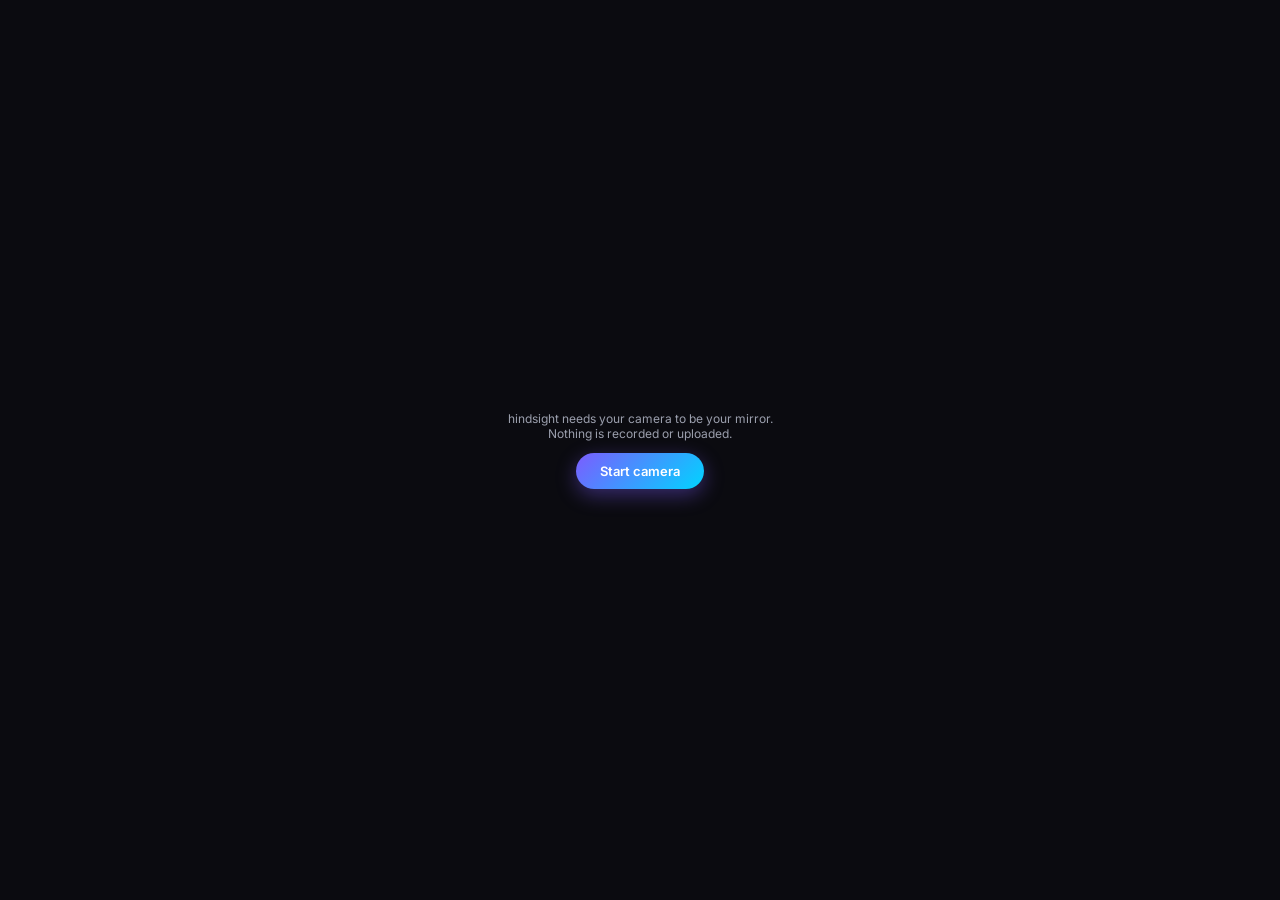
<file: extension/window.html>
<!doctype html>
<html lang="en">
  <head>
    <meta charset="UTF-8" />
    <title>hindsight.</title>
    <style>
      @font-face {
        font-family: "Inter";
        src: url("fonts/inter.woff2") format("woff2");
        font-weight: 100 900; font-display: swap;
      }
      * { box-sizing: border-box; margin: 0; padding: 0; }
      html, body { width: 100%; height: 100%; overflow: hidden; background: #000; }
      body { font-family: "Inter", system-ui, sans-serif; }
      canvas { width: 100%; height: 100%; display: block; object-fit: contain; }

      .start {
        position: absolute; inset: 0; display: flex; flex-direction: column;
        align-items: center; justify-content: center; gap: 12px;
        background: #0b0b10; color: #9b9fad; font-size: 12px; text-align: center;
        padding: 0 24px;
      }
      .start button {
        border: none; border-radius: 999px; padding: 10px 24px; cursor: pointer;
        background: linear-gradient(135deg, #7c5cff, #00d4ff); color: #fff;
        font: 600 13px "Inter", system-ui, sans-serif;
        box-shadow: 0 6px 20px rgba(124, 92, 255, 0.4);
      }
      .start.hidden { display: none; }

      .bar {
        position: absolute; left: 50%; bottom: 10px; transform: translateX(-50%);
        display: flex; align-items: center; width: max-content; gap: 8px; padding: 6px 9px;
        border-radius: 999px; background: rgba(12, 12, 18, 0.75);
        border: 1px solid rgba(255, 255, 255, 0.14); backdrop-filter: blur(12px);
        opacity: 0; transition: opacity 0.18s ease;
        max-width: calc(100% - 20px); flex-wrap: wrap; justify-content: center;
      }
      body:hover .bar { opacity: 1; }
      .bar.hidden { display: none; }

      .seg { display: flex; gap: 2px; background: rgba(255, 255, 255, 0.07); border-radius: 999px; padding: 2px; }
      .seg button {
        border: none; background: transparent; cursor: pointer; color: #9b9fad;
        font: 600 10.5px "Inter", system-ui, sans-serif; padding: 4px 9px; border-radius: 999px;
        transition: color 0.15s, background 0.15s;
      }
      .seg button:hover { color: #fff; }
      .seg button.on { background: linear-gradient(135deg, #7c5cff, #00d4ff); color: #fff; }

      .pillbtn {
        border: 1px solid rgba(255, 255, 255, 0.14); background: rgba(255, 255, 255, 0.06);
        cursor: pointer; color: #9b9fad; font: 600 10.5px "Inter", system-ui, sans-serif;
        padding: 4px 10px; border-radius: 999px; transition: all 0.15s;
      }
      .pillbtn:hover { color: #fff; }
      .pillbtn.on { background: linear-gradient(135deg, #7c5cff, #00d4ff); color: #fff; border-color: transparent; }
    </style>
  </head>
  <body>
    <canvas id="view"></canvas>

    <div class="start" id="start">
      <p id="start-msg">hindsight needs your camera to be your mirror.<br />Nothing is recorded or uploaded.</p>
      <button id="start-btn">Start camera</button>
    </div>

    <div class="bar hidden" id="bar">
      <div class="seg" id="seg">
        <button data-delay="0">Live</button>
        <button data-delay="1000">1s</button>
        <button data-delay="2000">2s</button>
        <button data-delay="3000">3s</button>
        <button data-delay="5000">5s</button>
      </div>
      <button class="pillbtn" id="mirror">Mirror</button>
      <button class="pillbtn" id="pip" title="Pop into an always-on-top Picture-in-Picture window">PiP</button>
    </div>

    <script src="mirror-core.js"></script>
    <script src="window.js"></script>
  </body>
</html>
</file>
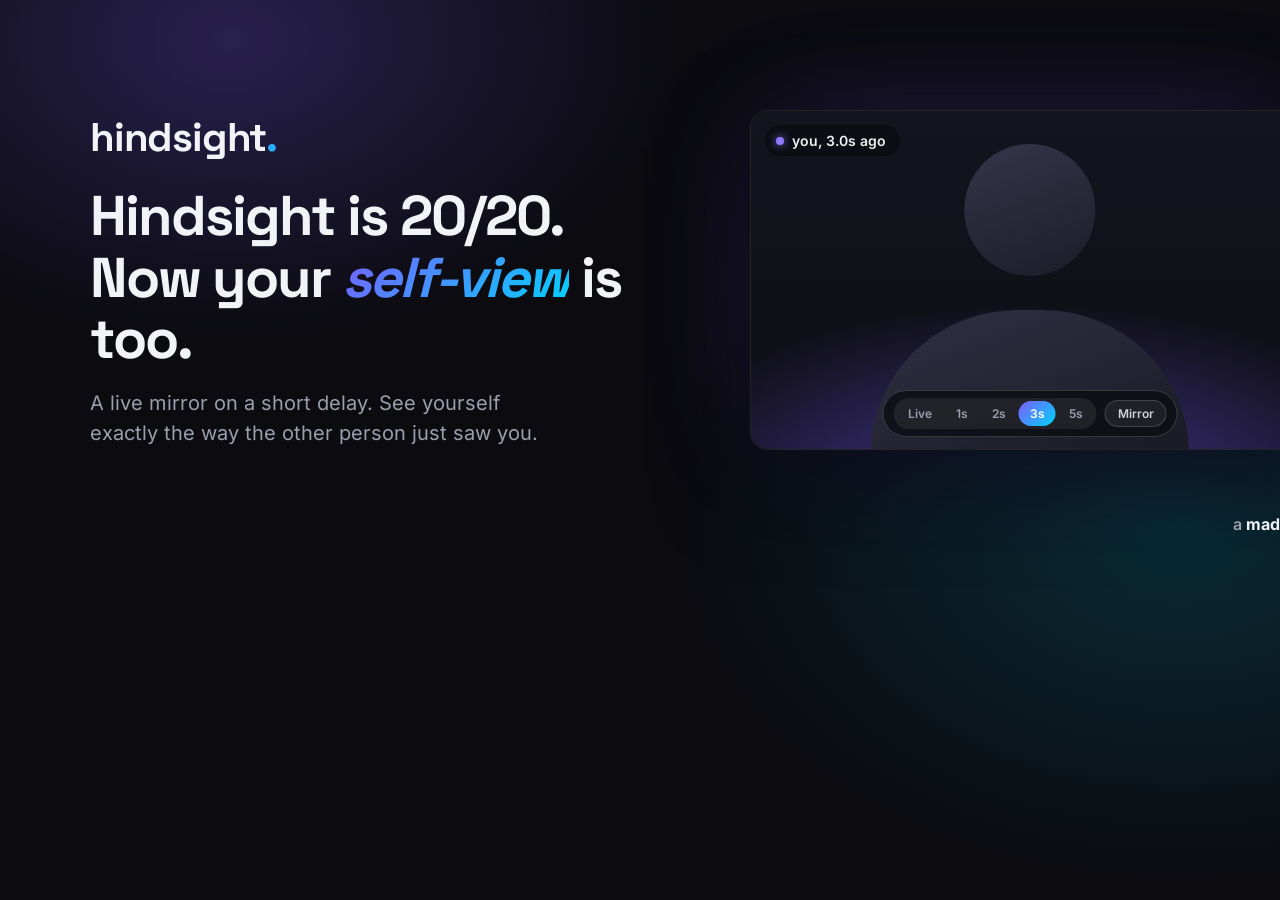
<file: extension/store/_src/marquee.html>
<!DOCTYPE html>
<html><head><meta charset="UTF-8"><link rel="stylesheet" href="shared.css"><style>
  body { width: 1400px; height: 560px; display: flex; align-items: center; gap: 70px; padding: 0 90px; }
  .glow-a { width: 900px; height: 600px; }
  .glow-b { width: 1000px; height: 700px; }
  .copy { flex: 1; position: relative; }
  .copy .wordmark { font-size: 40px; margin-bottom: 22px; }
  .copy h1 { font-size: 56px; margin-bottom: 18px; }
  .copy p { font-size: 20px; line-height: 1.5; color: #9b9fad; max-width: 480px; }
  .stage { position: relative; width: 560px; flex-shrink: 0; }
  .mirror { width: 560px; height: 340px; }
  .made { bottom: 26px; right: 40px; font-size: 16px; }
</style></head>
<body>
  <div class="glow-a"></div><div class="glow-b"></div>
  <div class="copy">
    <div class="wordmark">hindsight<span class="dot">.</span></div>
    <h1>Hindsight is 20/20. Now your <em>self-view</em> is too.</h1>
    <p>A live mirror on a short delay. See yourself exactly the way the other person just saw you.</p>
  </div>
  <div class="stage">
    <div class="mirror">
      <div class="feed">
        <div class="person"><div class="head"></div><div class="body"></div></div>
      </div>
      <div class="badge"><i></i>you, 3.0s ago</div>
      <div class="ctrl">
        <div class="seg"><span>Live</span><span>1s</span><span>2s</span><span class="on">3s</span><span>5s</span></div>
        <span class="pillbtn">Mirror</span>
      </div>
    </div>
  </div>
  <div class="made">a <b>made.</b> product</div>
</body></html>
</file>
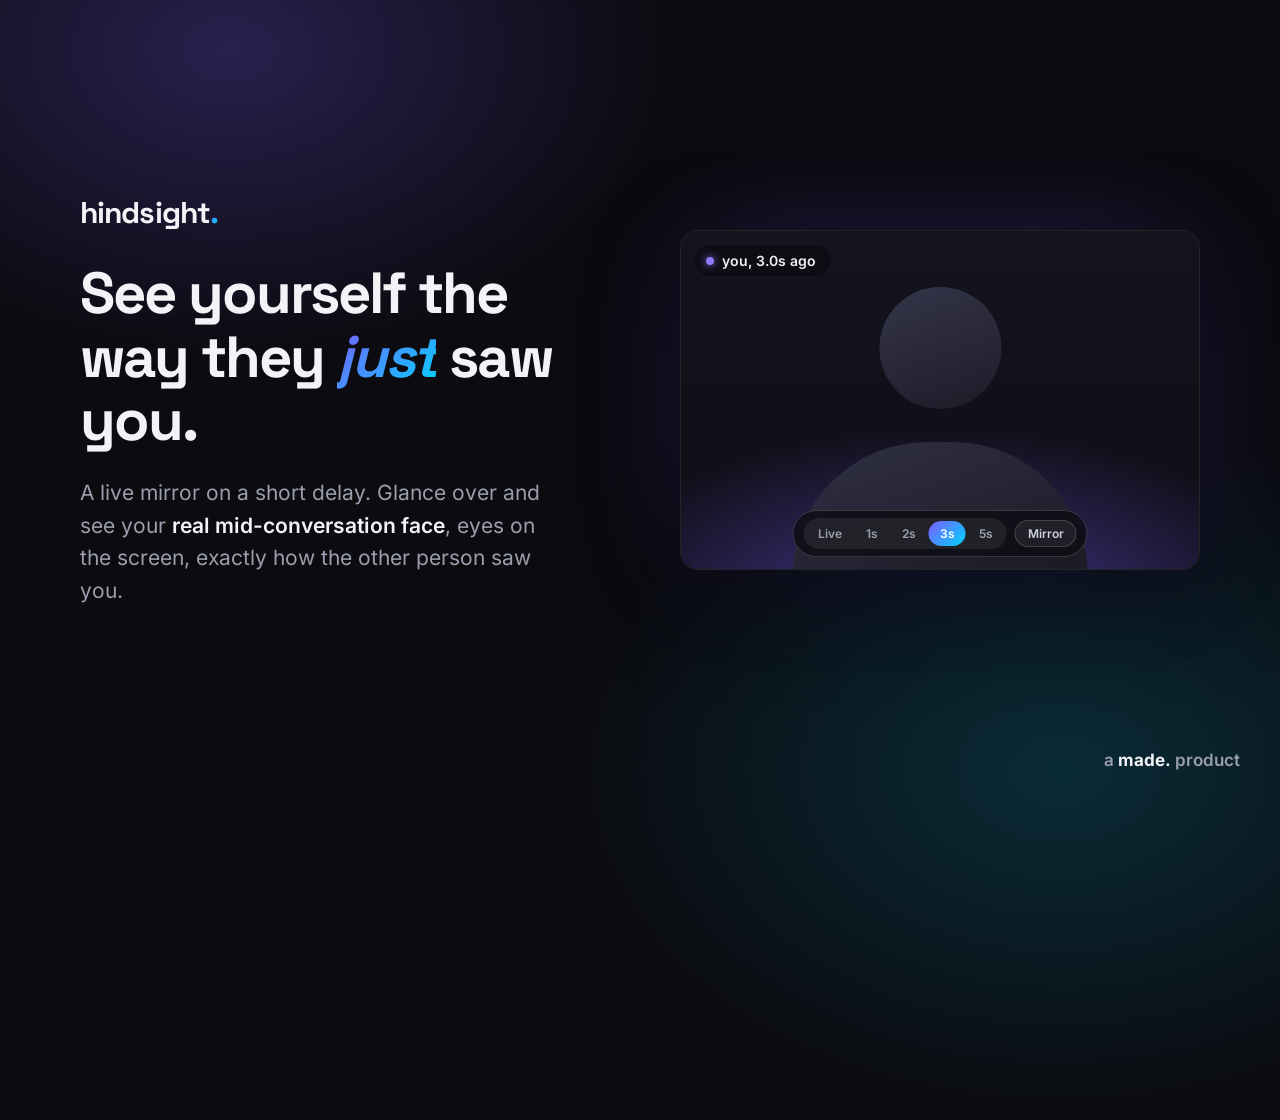
<file: extension/store/_src/shot-1.html>
<!DOCTYPE html>
<html><head><meta charset="UTF-8"><link rel="stylesheet" href="shared.css"><style>
  body { display: flex; align-items: center; gap: 60px; padding: 0 80px; }
  .copy { flex: 1; position: relative; }
  .copy .wordmark { font-size: 30px; margin-bottom: 30px; }
  .copy h1 { font-size: 58px; margin-bottom: 24px; }
  .copy p { font-size: 21px; line-height: 1.55; color: #9b9fad; max-width: 460px; }
  .copy p b { color: #f2f3f7; font-weight: 600; }
  .stage { position: relative; width: 520px; }
  .mirror { width: 520px; height: 340px; }
</style></head>
<body>
  <div class="glow-a"></div><div class="glow-b"></div>
  <div class="copy">
    <div class="wordmark">hindsight<span class="dot">.</span></div>
    <h1>See yourself the way they <em>just</em> saw you.</h1>
    <p>A live mirror on a short delay. Glance over and see your <b>real mid-conversation face</b>, eyes on the screen, exactly how the other person saw you.</p>
  </div>
  <div class="stage">
    <div class="mirror">
      <div class="feed">
        <div class="person"><div class="head"></div><div class="body"></div></div>
      </div>
      <div class="badge"><i></i>you, 3.0s ago</div>
      <div class="ctrl">
        <div class="seg"><span>Live</span><span>1s</span><span>2s</span><span class="on">3s</span><span>5s</span></div>
        <span class="pillbtn">Mirror</span>
      </div>
    </div>
  </div>
  <div class="made">a <b>made.</b> product</div>
</body></html>
</file>
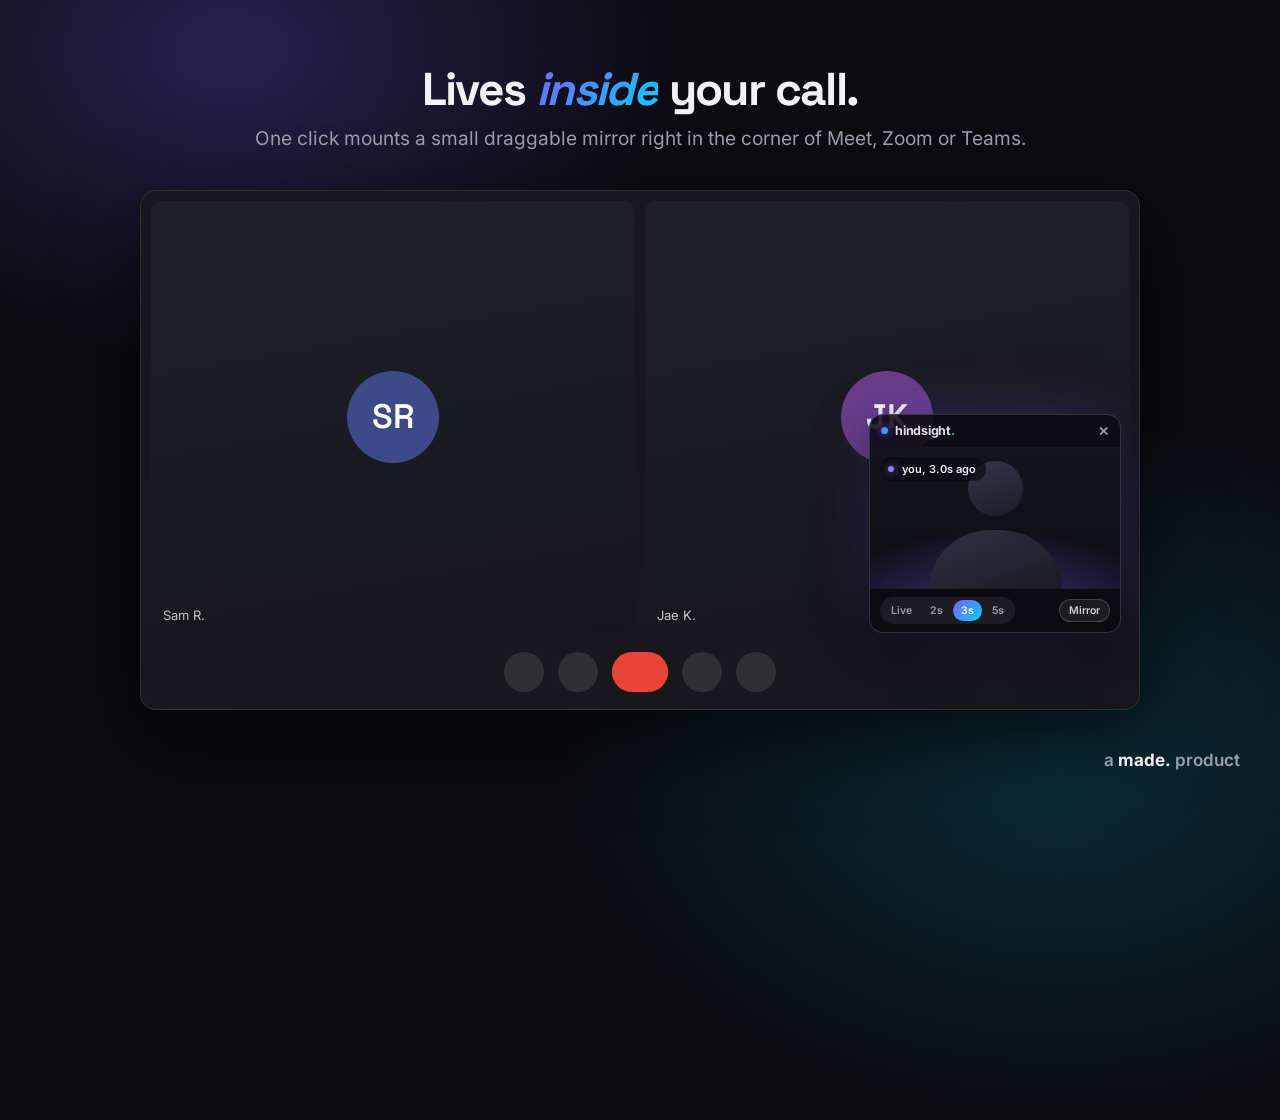
<file: extension/store/_src/shot-2.html>
<!DOCTYPE html>
<html><head><meta charset="UTF-8"><link rel="stylesheet" href="shared.css"><style>
  body { padding: 64px 80px; }
  .top { text-align: center; margin-bottom: 40px; position: relative; }
  .top h1 { font-size: 46px; margin-bottom: 12px; }
  .top p { font-size: 19px; color: #9b9fad; }
  /* fake call window */
  .call {
    position: relative; width: 1000px; height: 520px; margin: 0 auto;
    border-radius: 16px; overflow: hidden; background: #17171d;
    border: 1px solid rgba(255, 255, 255, 0.1);
    box-shadow: 0 30px 80px rgba(0, 0, 0, 0.6);
  }
  .grid { display: grid; grid-template-columns: 1fr 1fr; gap: 10px; padding: 10px; height: 452px; }
  .tile { border-radius: 12px; background: linear-gradient(170deg, #202029, #15151b); display: flex;
    align-items: center; justify-content: center; position: relative; }
  .tile .init { width: 92px; height: 92px; border-radius: 50%; display: flex; align-items: center; justify-content: center;
    font: 600 34px "Space Grotesk", sans-serif; color: #fff; }
  .tile:nth-child(1) .init { background: #3d4a8a; }
  .tile:nth-child(2) .init { background: #6a3d8a; }
  .tile .name { position: absolute; left: 12px; bottom: 10px; font-size: 13px; color: rgba(255,255,255,0.75); }
  .callbar { height: 58px; display: flex; align-items: center; justify-content: center; gap: 14px; }
  .cbtn { width: 40px; height: 40px; border-radius: 50%; background: rgba(255, 255, 255, 0.1); }
  .cbtn.red { background: #ea4335; width: 56px; border-radius: 999px; }
  /* the hindsight overlay riding on top */
  .hs { position: absolute; right: 18px; bottom: 76px; width: 252px; border-radius: 14px; overflow: hidden;
    background: rgba(11, 11, 16, 0.88); border: 1px solid rgba(255, 255, 255, 0.16);
    box-shadow: 0 18px 50px rgba(0, 0, 0, 0.55), 0 0 60px -18px rgba(124, 92, 255, 0.55); }
  .hs-head { display: flex; align-items: center; gap: 7px; padding: 8px 11px;
    color: rgba(242, 243, 247, 0.92); font: 700 12.5px "Inter", sans-serif; letter-spacing: -0.02em; }
  .hs-dot { width: 7px; height: 7px; border-radius: 50%; background: linear-gradient(135deg, #7c5cff, #00d4ff);
    box-shadow: 0 0 8px rgba(124, 92, 255, 0.9); }
  .hs-x { margin-left: auto; color: #9b9fad; font-size: 13px; }
  .hs .feed { height: 142px; position: relative; overflow: hidden;
    background: radial-gradient(140% 120% at 50% 125%, rgba(124, 92, 255, 0.5), transparent 55%),
      linear-gradient(180deg, #14141f, #0d0d14); }
  .hs .badge { top: 10px; left: 10px; font-size: 11px; padding: 5px 10px 5px 8px; }
  .hs .badge i { width: 6px; height: 6px; }
  .hs-bar { display: flex; align-items: center; gap: 6px; padding: 8px 10px; }
  .hs-bar .seg span { font-size: 10.5px; padding: 4px 8px; }
  .hs-bar .pillbtn { font-size: 10.5px; padding: 4px 9px; margin-left: auto; }
</style></head>
<body>
  <div class="glow-a"></div><div class="glow-b"></div>
  <div class="top">
    <h1>Lives <em>inside</em> your call.</h1>
    <p>One click mounts a small draggable mirror right in the corner of Meet, Zoom or Teams.</p>
  </div>
  <div class="call">
    <div class="grid">
      <div class="tile"><div class="init">SR</div><span class="name">Sam R.</span></div>
      <div class="tile"><div class="init">JK</div><span class="name">Jae K.</span></div>
    </div>
    <div class="callbar"><div class="cbtn"></div><div class="cbtn"></div><div class="cbtn red"></div><div class="cbtn"></div><div class="cbtn"></div></div>
    <div class="hs">
      <div class="hs-head"><span class="hs-dot"></span><span>hindsight<span class="dot">.</span></span><span class="hs-x">✕</span></div>
      <div class="feed">
        <div class="person" style="width:58%"><div class="head"></div><div class="body"></div></div>
        <div class="badge"><i></i>you, 3.0s ago</div>
      </div>
      <div class="hs-bar">
        <div class="seg"><span>Live</span><span>2s</span><span class="on">3s</span><span>5s</span></div>
        <span class="pillbtn">Mirror</span>
      </div>
    </div>
  </div>
  <div class="made">a <b>made.</b> product</div>
</body></html>
</file>
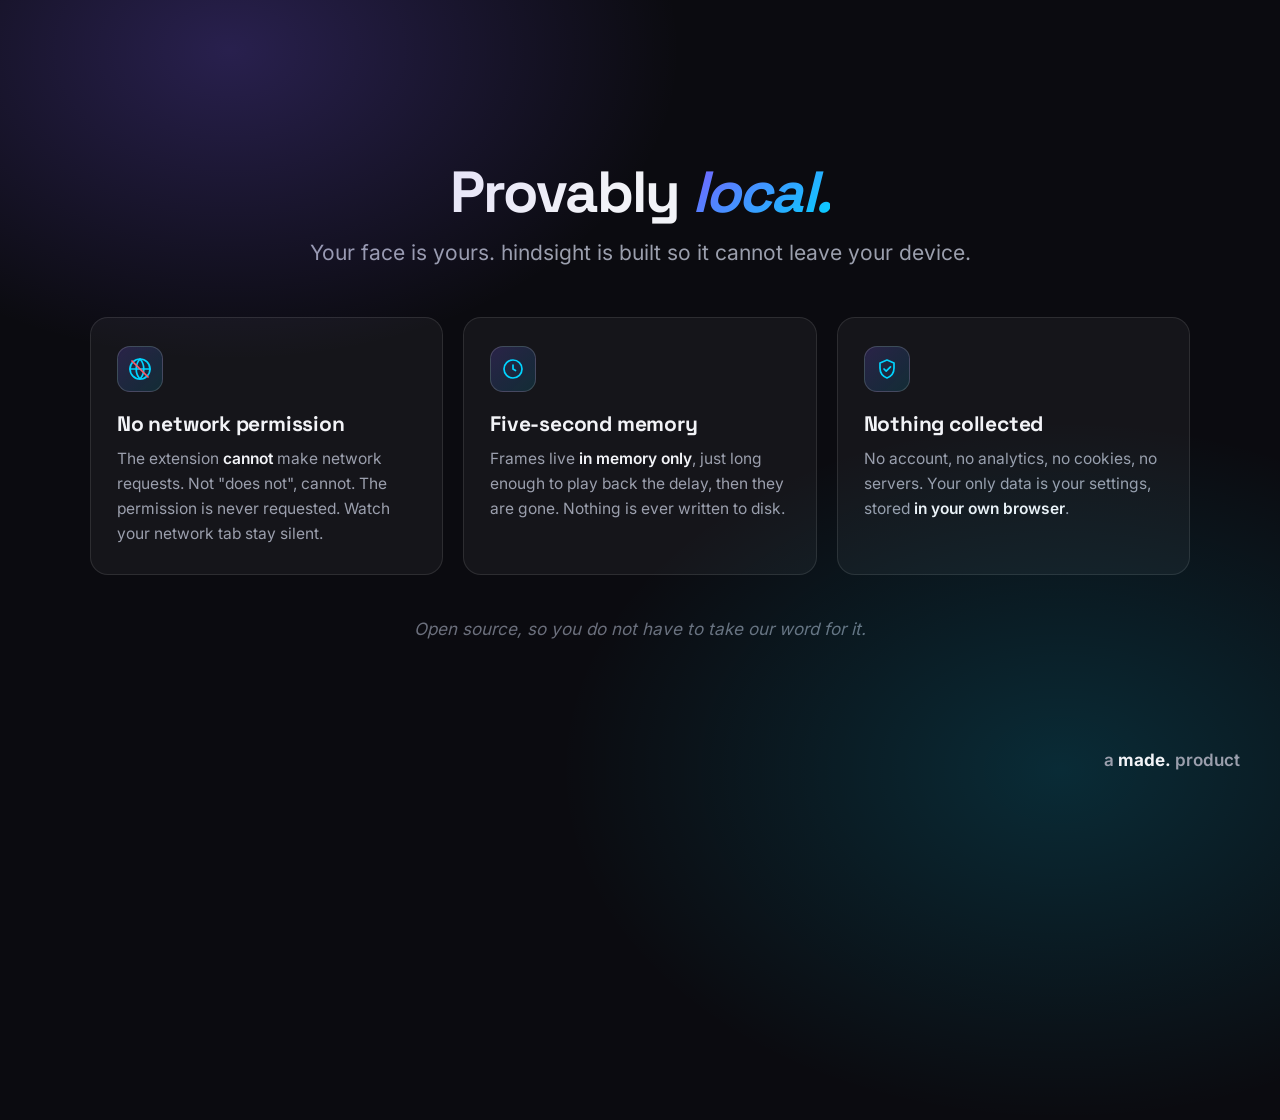
<file: extension/store/_src/shot-3.html>
<!DOCTYPE html>
<html><head><meta charset="UTF-8"><link rel="stylesheet" href="shared.css"><style>
  body { display: flex; flex-direction: column; align-items: center; justify-content: center; padding: 0 90px; text-align: center; }
  h1 { font-size: 58px; margin-bottom: 16px; }
  .sub { font-size: 21px; color: #9b9fad; margin-bottom: 52px; }
  .cards { display: flex; gap: 20px; width: 100%; }
  .card { flex: 1; text-align: left; background: rgba(255, 255, 255, 0.045); border: 1px solid rgba(255, 255, 255, 0.1);
    border-radius: 18px; padding: 28px 26px; }
  .card .ic { width: 46px; height: 46px; border-radius: 13px; margin-bottom: 18px;
    display: flex; align-items: center; justify-content: center;
    background: linear-gradient(135deg, rgba(124, 92, 255, 0.2), rgba(0, 212, 255, 0.12));
    border: 1px solid rgba(255, 255, 255, 0.16); }
  .card .ic svg { width: 24px; height: 24px; stroke: #00d4ff; fill: none; stroke-width: 1.7; stroke-linecap: round; stroke-linejoin: round; }
  .card h3 { font-family: "Space Grotesk", sans-serif; font-size: 21px; margin-bottom: 10px; letter-spacing: -0.01em; }
  .card p { font-size: 15.5px; line-height: 1.6; color: #9b9fad; }
  .card p b { color: #f2f3f7; font-weight: 600; }
  .quip { margin-top: 44px; font-size: 17px; color: #6b6f7c; font-style: italic; }
</style></head>
<body>
  <div class="glow-a"></div><div class="glow-b"></div>
  <h1>Provably <em>local.</em></h1>
  <p class="sub">Your face is yours. hindsight is built so it cannot leave your device.</p>
  <div class="cards">
    <div class="card">
      <div class="ic"><svg viewBox="0 0 24 24"><path d="M2 12h20M12 2a15 15 0 0 1 0 20 15 15 0 0 1 0-20z"/><circle cx="12" cy="12" r="10"/><path d="M4 4l16 16" stroke="#ff5c6c"/></svg></div>
      <h3>No network permission</h3>
      <p>The extension <b>cannot</b> make network requests. Not "does not", cannot. The permission is never requested. Watch your network tab stay silent.</p>
    </div>
    <div class="card">
      <div class="ic"><svg viewBox="0 0 24 24"><circle cx="12" cy="12" r="9"/><path d="M12 8v4l2.5 1.5"/></svg></div>
      <h3>Five-second memory</h3>
      <p>Frames live <b>in memory only</b>, just long enough to play back the delay, then they are gone. Nothing is ever written to disk.</p>
    </div>
    <div class="card">
      <div class="ic"><svg viewBox="0 0 24 24"><path d="M12 3l7 3v5c0 4.6-3 8.4-7 10-4-1.6-7-5.4-7-10V6l7-3z"/><path d="M9 12l2.2 2.2L15.5 9.8"/></svg></div>
      <h3>Nothing collected</h3>
      <p>No account, no analytics, no cookies, no servers. Your only data is your settings, stored <b>in your own browser</b>.</p>
    </div>
  </div>
  <p class="quip">Open source, so you do not have to take our word for it.</p>
  <div class="made">a <b>made.</b> product</div>
</body></html>
</file>
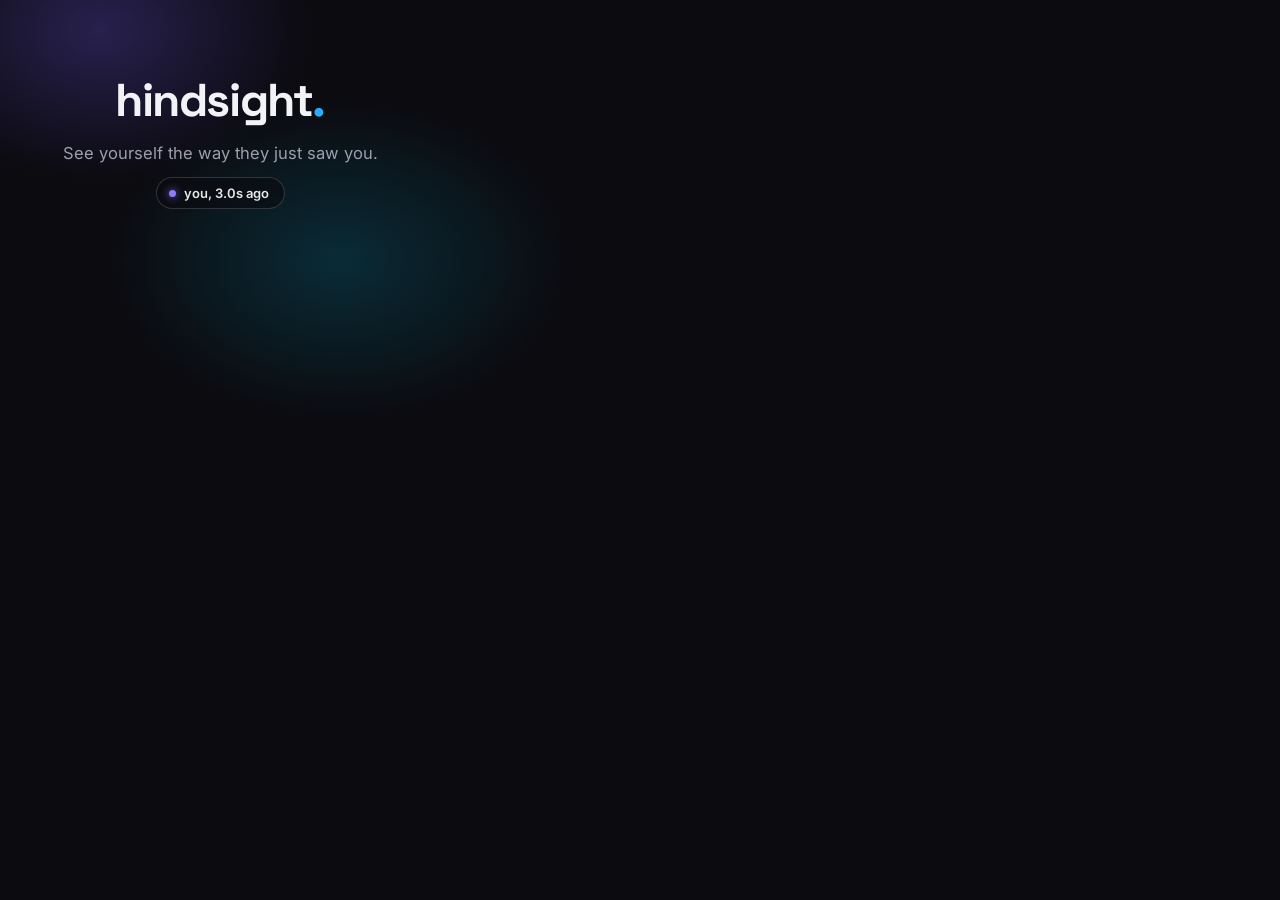
<file: extension/store/_src/tile.html>
<!DOCTYPE html>
<html><head><meta charset="UTF-8"><link rel="stylesheet" href="shared.css"><style>
  body { width: 440px; height: 280px; display: flex; flex-direction: column; align-items: center;
    justify-content: center; gap: 14px; text-align: center; }
  .glow-a { width: 420px; height: 300px; left: -110px; top: -120px; }
  .glow-b { width: 460px; height: 320px; right: -130px; bottom: -140px; }
  .wordmark { font-size: 46px; position: relative; }
  .tag { font-size: 16.5px; color: #9b9fad; position: relative; }
  .chip { position: relative; display: inline-flex; align-items: center; gap: 8px;
    background: rgba(10, 10, 16, 0.6); border: 1px solid rgba(255, 255, 255, 0.16);
    border-radius: 999px; padding: 7px 15px 7px 12px; font-size: 13px; font-weight: 600; color: rgba(255,255,255,0.9); }
  .chip i { width: 7px; height: 7px; border-radius: 50%; background: #8f7bff; box-shadow: 0 0 8px rgba(143,123,255,0.9); }
</style></head>
<body>
  <div class="glow-a"></div><div class="glow-b"></div>
  <div class="wordmark">hindsight<span class="dot">.</span></div>
  <div class="tag">See yourself the way they just saw you.</div>
  <div class="chip"><i></i>you, 3.0s ago</div>
</body></html>
</file>
<file: style.css>
:root {
  --bg: #0b0b10;
  --surface: rgba(255, 255, 255, 0.04);
  --surface-solid: #14141c;
  --border: rgba(255, 255, 255, 0.08);
  --border-strong: rgba(255, 255, 255, 0.14);
  --text: #f2f3f7;
  --text-dim: #9b9fad;
  --text-faint: #6b6f7c;
  --accent-1: #7c5cff;
  --accent-2: #00d4ff;
  --accent-grad: linear-gradient(135deg, var(--accent-1), var(--accent-2));
  --danger: #ff5c6c;
  --radius: 18px;
  --font: "Inter", system-ui, -apple-system, "Segoe UI", sans-serif;
  --font-display: "Space Grotesk", "Inter", system-ui, sans-serif;
}

* {
  box-sizing: border-box;
  margin: 0;
  padding: 0;
}

html {
  scroll-behavior: smooth;
}

body {
  background: var(--bg);
  color: var(--text);
  font-family: var(--font);
  line-height: 1.6;
  min-height: 100vh;
  overflow-x: hidden;
  -webkit-font-smoothing: antialiased;
}

/* Ambient background glow */
.bg-glow {
  position: fixed;
  inset: 0;
  pointer-events: none;
  z-index: -1;
  background:
    radial-gradient(600px 400px at 20% -5%, rgba(124, 92, 255, 0.18), transparent 70%),
    radial-gradient(700px 450px at 85% 10%, rgba(0, 212, 255, 0.10), transparent 70%),
    radial-gradient(800px 500px at 50% 110%, rgba(124, 92, 255, 0.08), transparent 70%);
}

/* ---------- Nav ---------- */
.nav {
  max-width: 1040px;
  margin: 0 auto;
  padding: 22px 24px;
  display: flex;
  align-items: center;
  justify-content: space-between;
}

.wordmark {
  font-family: var(--font-display);
  font-size: 1.25rem;
  font-weight: 700;
  letter-spacing: -0.03em;
}

.wordmark.small {
  font-size: 1rem;
}

.accent {
  background: var(--accent-grad);
  -webkit-background-clip: text;
  background-clip: text;
  color: transparent;
}

.nav-links {
  display: flex;
  align-items: center;
  gap: 26px;
}

.nav-links a {
  color: var(--text-dim);
  text-decoration: none;
  font-size: 0.9rem;
  font-weight: 500;
  transition: color 0.15s;
}

.nav-links a:hover {
  color: var(--text);
}

/* ---------- Layout ---------- */
.app {
  max-width: 1040px;
  margin: 0 auto;
  padding: 0 24px;
  display: flex;
  flex-direction: column;
  gap: 72px;
}

/* ---------- Hero ---------- */
.hero {
  text-align: center;
  padding-top: 48px;
  display: flex;
  flex-direction: column;
  align-items: center;
  gap: 20px;
}

.pill {
  display: inline-flex;
  align-items: center;
  gap: 8px;
  padding: 6px 14px;
  border: 1px solid var(--border-strong);
  border-radius: 999px;
  font-size: 0.8rem;
  font-weight: 600;
  color: var(--text-dim);
  background: var(--surface);
  backdrop-filter: blur(8px);
}

.pill-dot {
  width: 7px;
  height: 7px;
  border-radius: 50%;
  background: var(--accent-grad);
  box-shadow: 0 0 10px rgba(124, 92, 255, 0.9);
  animation: pulse 2.4s ease-in-out infinite;
}

@keyframes pulse {
  0%, 100% { transform: scale(1); opacity: 1; }
  50% { transform: scale(1.35); opacity: 0.6; }
}

.hero h1 {
  font-family: var(--font-display);
  font-size: clamp(2.2rem, 5.5vw, 3.6rem);
  font-weight: 700;
  letter-spacing: -0.035em;
  line-height: 1.12;
}

.hero h1 em {
  font-style: italic;
  background: var(--accent-grad);
  -webkit-background-clip: text;
  background-clip: text;
  color: transparent;
}

.sub {
  max-width: 560px;
  color: var(--text-dim);
  font-size: 1.02rem;
}

.sub strong {
  color: var(--text);
  font-weight: 600;
}

.hero-cta {
  display: flex;
  align-items: center;
  justify-content: center;
  gap: 14px;
  flex-wrap: wrap;
  margin-top: 6px;
}

.hero-cta a {
  text-decoration: none;
}

.btn-ghost {
  border: 1px solid var(--border-strong);
  background: var(--surface);
  color: var(--text-dim);
  font-size: 0.95rem;
  padding: 12px 24px;
}

.btn-ghost:hover {
  color: var(--text);
  border-color: var(--accent-1);
}

/* ---------- Stage ---------- */
.stage {
  display: flex;
  flex-direction: column;
  align-items: center;
  gap: 14px;
}

.canvas-wrap {
  position: relative;
  width: 100%;
  max-width: 820px;
  aspect-ratio: 16 / 9;
  background: #000;
  border-radius: var(--radius);
  overflow: hidden;
  border: 1px solid var(--border);
  box-shadow:
    0 0 0 1px rgba(0, 0, 0, 0.4),
    0 30px 80px -20px rgba(0, 0, 0, 0.7),
    0 0 120px -30px rgba(124, 92, 255, 0.35);
}

canvas {
  width: 100%;
  height: 100%;
  display: block;
  object-fit: cover;
}

.placeholder {
  position: absolute;
  inset: 0;
  display: flex;
  flex-direction: column;
  align-items: center;
  justify-content: center;
  gap: 18px;
  background:
    radial-gradient(400px 260px at 50% 35%, rgba(124, 92, 255, 0.12), transparent 70%),
    var(--surface-solid);
}

.cam-icon {
  width: 44px;
  height: 44px;
  color: var(--text-faint);
}

.privacy-note {
  display: flex;
  align-items: center;
  gap: 8px;
  color: var(--text-faint);
  font-size: 0.82rem;
  max-width: min(90%, 460px);
  text-align: left;
}

.privacy-note svg {
  width: 16px;
  height: 16px;
  flex-shrink: 0;
}

.stage-hint {
  color: var(--text-faint);
  font-size: 0.85rem;
  text-align: center;
}

/* ---------- Control bar (floats over the video, call-app style) ---------- */
.controlbar {
  position: absolute;
  left: 50%;
  bottom: 14px;
  transform: translateX(-50%);
  display: flex;
  align-items: center;
  width: max-content;
  gap: 9px;
  padding: 7px 10px;
  border-radius: 999px;
  background: rgba(12, 12, 18, 0.72);
  border: 1px solid var(--border-strong);
  backdrop-filter: blur(14px);
  -webkit-backdrop-filter: blur(14px);
  box-shadow: 0 10px 30px rgba(0, 0, 0, 0.45);
  max-width: calc(100% - 24px);
  flex-wrap: wrap;
  justify-content: center;
}

.divider {
  width: 1px;
  height: 22px;
  background: var(--border-strong);
}

/* Segmented delay control */
.seg {
  display: flex;
  background: rgba(255, 255, 255, 0.06);
  border-radius: 999px;
  padding: 3px;
  gap: 2px;
}

.seg-btn {
  border: none;
  background: transparent;
  color: var(--text-dim);
  font-family: var(--font);
  font-size: 0.82rem;
  font-weight: 600;
  padding: 5px 11px;
  border-radius: 999px;
  cursor: pointer;
  transition: color 0.15s, background 0.15s;
}

.seg-btn:hover {
  color: var(--text);
}

.seg-btn.active {
  background: var(--accent-grad);
  color: #fff;
  box-shadow: 0 2px 10px rgba(124, 92, 255, 0.5);
}

/* Switch */
.switch {
  display: flex;
  align-items: center;
  gap: 9px;
  cursor: pointer;
  user-select: none;
}

.switch input {
  position: absolute;
  opacity: 0;
  pointer-events: none;
}

.switch .track {
  width: 38px;
  height: 22px;
  border-radius: 999px;
  background: rgba(255, 255, 255, 0.12);
  position: relative;
  transition: background 0.2s;
  flex-shrink: 0;
}

.switch .thumb {
  position: absolute;
  top: 3px;
  left: 3px;
  width: 16px;
  height: 16px;
  border-radius: 50%;
  background: #fff;
  transition: transform 0.2s cubic-bezier(0.4, 0, 0.2, 1);
}

.switch input:checked + .track {
  background: var(--accent-grad);
}

.switch input:checked + .track .thumb {
  transform: translateX(16px);
}

.switch-label {
  font-size: 0.85rem;
  font-weight: 600;
  color: var(--text-dim);
}

/* ---------- Buttons ---------- */
.btn {
  display: inline-flex;
  align-items: center;
  gap: 8px;
  border: none;
  border-radius: 999px;
  font-family: var(--font);
  font-weight: 600;
  cursor: pointer;
  transition: transform 0.12s, box-shadow 0.2s, background 0.15s, color 0.15s;
}

.btn svg {
  width: 17px;
  height: 17px;
}

.btn-primary {
  position: relative;
  overflow: hidden;
  background: var(--accent-grad);
  color: #fff;
  font-size: 1rem;
  padding: 13px 30px;
  box-shadow: 0 8px 30px rgba(124, 92, 255, 0.45);
}

.btn-primary:hover {
  transform: translateY(-1px);
  box-shadow: 0 12px 36px rgba(124, 92, 255, 0.6);
}

.btn-primary:disabled {
  opacity: 0.6;
  cursor: default;
  transform: none;
}

.btn-glint {
  position: absolute;
  inset: 0;
  background: linear-gradient(115deg, transparent 30%, rgba(255, 255, 255, 0.35) 50%, transparent 70%);
  transform: translateX(-100%);
  animation: glint 3.2s ease-in-out infinite;
}

@keyframes glint {
  0%, 60% { transform: translateX(-100%); }
  100% { transform: translateX(100%); }
}

.btn-bar {
  background: rgba(255, 255, 255, 0.08);
  color: var(--text);
  font-size: 0.85rem;
  padding: 7px 13px;
}

/* Camera switcher is icon-only; its tooltip carries the label */
.btn-bar-label {
  display: none;
}

.btn-bar:hover {
  background: rgba(255, 255, 255, 0.15);
}

.btn-stop {
  background: rgba(255, 92, 108, 0.14);
  color: var(--danger);
}

.btn-stop:hover {
  background: rgba(255, 92, 108, 0.26);
}

/* ---------- Feature cards ---------- */
.features {
  display: grid;
  grid-template-columns: repeat(3, 1fr);
  gap: 18px;
}

.card {
  background: var(--surface);
  border: 1px solid var(--border);
  border-radius: var(--radius);
  padding: 26px 24px;
  display: flex;
  flex-direction: column;
  gap: 12px;
  transition: border-color 0.2s, transform 0.2s;
}

.card:hover {
  border-color: var(--border-strong);
  transform: translateY(-2px);
}

.card-icon {
  width: 42px;
  height: 42px;
  border-radius: 12px;
  display: flex;
  align-items: center;
  justify-content: center;
  background: linear-gradient(135deg, rgba(124, 92, 255, 0.18), rgba(0, 212, 255, 0.12));
  border: 1px solid var(--border-strong);
  color: var(--accent-2);
}

.card-icon svg {
  width: 22px;
  height: 22px;
}

.card h3 {
  font-size: 1.05rem;
  font-weight: 700;
  letter-spacing: -0.01em;
}

.card p {
  color: var(--text-dim);
  font-size: 0.9rem;
}

/* ---------- How it works ---------- */
.how {
  text-align: center;
  display: flex;
  flex-direction: column;
  gap: 34px;
}

.how h2 {
  font-family: var(--font-display);
  font-size: clamp(1.5rem, 3.4vw, 2.1rem);
  font-weight: 700;
  letter-spacing: -0.025em;
}

.card h3,
.steps h4 {
  font-family: var(--font-display);
}

.steps {
  list-style: none;
  display: grid;
  grid-template-columns: repeat(3, 1fr);
  gap: 18px;
  text-align: left;
}

.steps li {
  display: flex;
  gap: 14px;
  align-items: flex-start;
  background: var(--surface);
  border: 1px solid var(--border);
  border-radius: var(--radius);
  padding: 22px 20px;
}

.step-num {
  width: 30px;
  height: 30px;
  border-radius: 50%;
  flex-shrink: 0;
  display: flex;
  align-items: center;
  justify-content: center;
  font-size: 0.85rem;
  font-weight: 700;
  color: #fff;
  background: var(--accent-grad);
}

.steps h4 {
  font-size: 0.98rem;
  font-weight: 700;
  margin-bottom: 4px;
}

.steps p {
  color: var(--text-dim);
  font-size: 0.87rem;
}

/* ---------- Footer ---------- */
.footer {
  max-width: 1040px;
  margin: 72px auto 0;
  padding: 44px 24px 40px;
  border-top: 1px solid var(--border);
}

.footer-top {
  display: flex;
  justify-content: space-between;
  gap: 40px;
  flex-wrap: wrap;
}

.footer-brand {
  display: flex;
  flex-direction: column;
  gap: 8px;
  max-width: 320px;
}

.made-lockup {
  font-family: var(--font-display);
  font-size: 0.95rem;
  font-weight: 600;
  color: var(--text-dim);
}

.made-lockup a {
  color: var(--text);
  text-decoration: none;
  border-bottom: 1px solid var(--border-strong);
  transition: border-color 0.15s;
}

.made-lockup a:hover {
  border-color: var(--accent-1);
}

.footer-bio {
  color: var(--text-faint);
  font-size: 0.85rem;
}

.footer-bio a {
  color: var(--text-dim);
  text-decoration: none;
  border-bottom: 1px solid var(--border-strong);
  transition: color 0.15s, border-color 0.15s;
}

.footer-bio a:hover {
  color: var(--text);
  border-color: var(--accent-1);
}

.footer-cols {
  display: flex;
  gap: 64px;
}

.footer-col {
  display: flex;
  flex-direction: column;
  gap: 10px;
}

.footer-col h5 {
  font-family: var(--font-display);
  font-size: 0.78rem;
  font-weight: 600;
  text-transform: uppercase;
  letter-spacing: 0.08em;
  color: var(--text-faint);
  margin-bottom: 4px;
}

.footer-col a {
  color: var(--text-dim);
  text-decoration: none;
  font-size: 0.88rem;
  transition: color 0.15s;
}

.footer-col a:hover {
  color: var(--text);
}

.footer-base {
  margin-top: 36px;
  padding-top: 20px;
  border-top: 1px solid var(--border);
  display: flex;
  justify-content: space-between;
  gap: 12px;
  flex-wrap: wrap;
}

.footer-base p {
  color: var(--text-faint);
  font-size: 0.8rem;
}

/* ---------- Nav made. link ---------- */
.nav-made {
  font-family: var(--font-display);
  font-weight: 700;
  padding: 5px 12px;
  border: 1px solid var(--border-strong);
  border-radius: 999px;
  background: var(--surface);
}

.nav-links a.nav-made:hover {
  border-color: var(--accent-1);
  color: var(--text);
}

/* ---------- Keyboard hints ---------- */
.keys {
  display: flex;
  align-items: center;
  justify-content: center;
}

kbd {
  font-family: var(--font);
  font-size: 0.72rem;
  font-weight: 600;
  color: var(--text-dim);
  background: var(--surface);
  border: 1px solid var(--border-strong);
  border-bottom-width: 2px;
  border-radius: 6px;
  padding: 2px 7px;
  margin: 0 2px;
}

/* ---------- Toast ---------- */
.toast {
  position: fixed;
  left: 50%;
  bottom: 28px;
  transform: translate(-50%, 16px);
  padding: 11px 20px;
  border-radius: 12px;
  background: rgba(20, 20, 30, 0.92);
  border: 1px solid var(--border-strong);
  backdrop-filter: blur(12px);
  color: var(--text);
  font-size: 0.88rem;
  font-weight: 500;
  max-width: min(90vw, 480px);
  opacity: 0;
  pointer-events: none;
  transition: opacity 0.25s, transform 0.25s;
  z-index: 100;
  box-shadow: 0 12px 34px rgba(0, 0, 0, 0.5);
}

.toast.show {
  opacity: 1;
  transform: translate(-50%, 0);
}

/* ---------- Utilities & responsive ---------- */
.hidden {
  display: none !important;
}

@media (max-width: 900px) {
  .btn-label { display: none; }
  .divider { display: none; }
}

@media (max-width: 760px) {
  .app { gap: 56px; }
  .features, .steps { grid-template-columns: 1fr; }
  .nav-links { gap: 14px; }
  .controlbar { gap: 6px; padding: 5px 7px; bottom: 10px; }
  .seg-btn { padding: 4px 7px; font-size: 0.74rem; }
  .btn-bar { padding: 6px 9px; }
  .switch-label { display: none; }
  .footer-top { flex-direction: column; gap: 28px; }
  .footer-cols { gap: 40px; }
  .footer-base { flex-direction: column; text-align: center; }
  .keys { display: none; }
}
</file>
<file: extension/store/_src/shared.css>
/* Shared canvas for hindsight store assets. Rendered headless at exact store size. */
@font-face {
  font-family: "Space Grotesk";
  src: url("../../fonts/grotesk.woff2") format("woff2");
  font-weight: 300 700;
}
@font-face {
  font-family: "Inter";
  src: url("../../fonts/inter.woff2") format("woff2");
  font-weight: 100 900;
}
* { margin: 0; padding: 0; box-sizing: border-box; }
body {
  width: 1280px; height: 800px; overflow: hidden; position: relative;
  background: #0b0b10; color: #f2f3f7;
  font-family: "Inter", system-ui, sans-serif;
  -webkit-font-smoothing: antialiased;
}
.glow-a { position: absolute; width: 900px; height: 620px; left: -220px; top: -260px; pointer-events: none;
  background: radial-gradient(closest-side, rgba(124, 92, 255, 0.26), transparent); }
.glow-b { position: absolute; width: 1000px; height: 700px; right: -280px; bottom: -320px; pointer-events: none;
  background: radial-gradient(closest-side, rgba(0, 212, 255, 0.16), transparent); }
.wordmark { font-family: "Space Grotesk", sans-serif; font-weight: 700; letter-spacing: -0.03em; }
.dot { background: linear-gradient(135deg, #7c5cff, #00d4ff); -webkit-background-clip: text; background-clip: text; color: transparent; }
h1 { font-family: "Space Grotesk", sans-serif; font-weight: 700; letter-spacing: -0.035em; line-height: 1.1; }
h1 em { font-style: italic; background: linear-gradient(135deg, #7c5cff, #00d4ff); -webkit-background-clip: text; background-clip: text; color: transparent; }
.grey { color: #9b9fad; }

/* mirror card mock */
.mirror {
  border-radius: 18px; overflow: hidden; background: #000;
  border: 1px solid rgba(255, 255, 255, 0.14);
  box-shadow: 0 30px 90px rgba(0, 0, 0, 0.65), 0 0 120px -30px rgba(124, 92, 255, 0.45);
  position: relative;
}
.mirror .feed {
  width: 100%; height: 100%; position: relative; overflow: hidden;
  background:
    radial-gradient(140% 110% at 50% 118%, rgba(124, 92, 255, 0.55), transparent 55%),
    linear-gradient(180deg, #14141f 0%, #0d0d14 100%);
}
/* abstract person silhouette */
.person { position: absolute; left: 50%; bottom: -6%; transform: translateX(-50%); width: 62%; aspect-ratio: 1; }
.person .head { position: absolute; left: 50%; top: 6%; transform: translateX(-50%); width: 38%; aspect-ratio: 1;
  border-radius: 50%; background: linear-gradient(160deg, #35354a, #1c1c28); }
.person .body { position: absolute; left: 50%; bottom: 0; transform: translateX(-50%); width: 92%; height: 46%;
  border-radius: 46% 46% 0 0 / 90% 90% 0 0; background: linear-gradient(160deg, #303045, #191922); }
.badge {
  position: absolute; top: 14px; left: 14px; display: inline-flex; align-items: center; gap: 8px;
  background: rgba(10, 10, 16, 0.66); border-radius: 999px; padding: 7px 14px 7px 11px;
  font-size: 14px; font-weight: 600; color: rgba(255, 255, 255, 0.94);
}
.badge i { width: 8px; height: 8px; border-radius: 50%; background: #8f7bff; box-shadow: 0 0 8px rgba(143, 123, 255, 0.9); }
.badge.live i { background: #3ddc84; box-shadow: 0 0 8px rgba(61, 220, 132, 0.9); }
.ctrl {
  position: absolute; left: 50%; bottom: 12px; transform: translateX(-50%);
  display: flex; align-items: center; gap: 8px; padding: 7px 10px; border-radius: 999px;
  background: rgba(12, 12, 18, 0.78); border: 1px solid rgba(255, 255, 255, 0.16);
}
.seg { display: flex; gap: 2px; background: rgba(255, 255, 255, 0.07); border-radius: 999px; padding: 3px; }
.seg span { color: #9b9fad; font: 600 12px "Inter", sans-serif; padding: 5px 11px; border-radius: 999px; }
.seg span.on { background: linear-gradient(135deg, #7c5cff, #00d4ff); color: #fff; }
.pillbtn { border: 1px solid rgba(255, 255, 255, 0.16); background: rgba(255, 255, 255, 0.07);
  color: #cfd2da; font: 600 12px "Inter", sans-serif; padding: 5px 12px; border-radius: 999px; }

.made { position: absolute; bottom: 30px; right: 40px; font-size: 17px; font-weight: 600; color: #9b9fad; }
.made b { color: #f2f3f7; font-weight: 700; }
</file>
